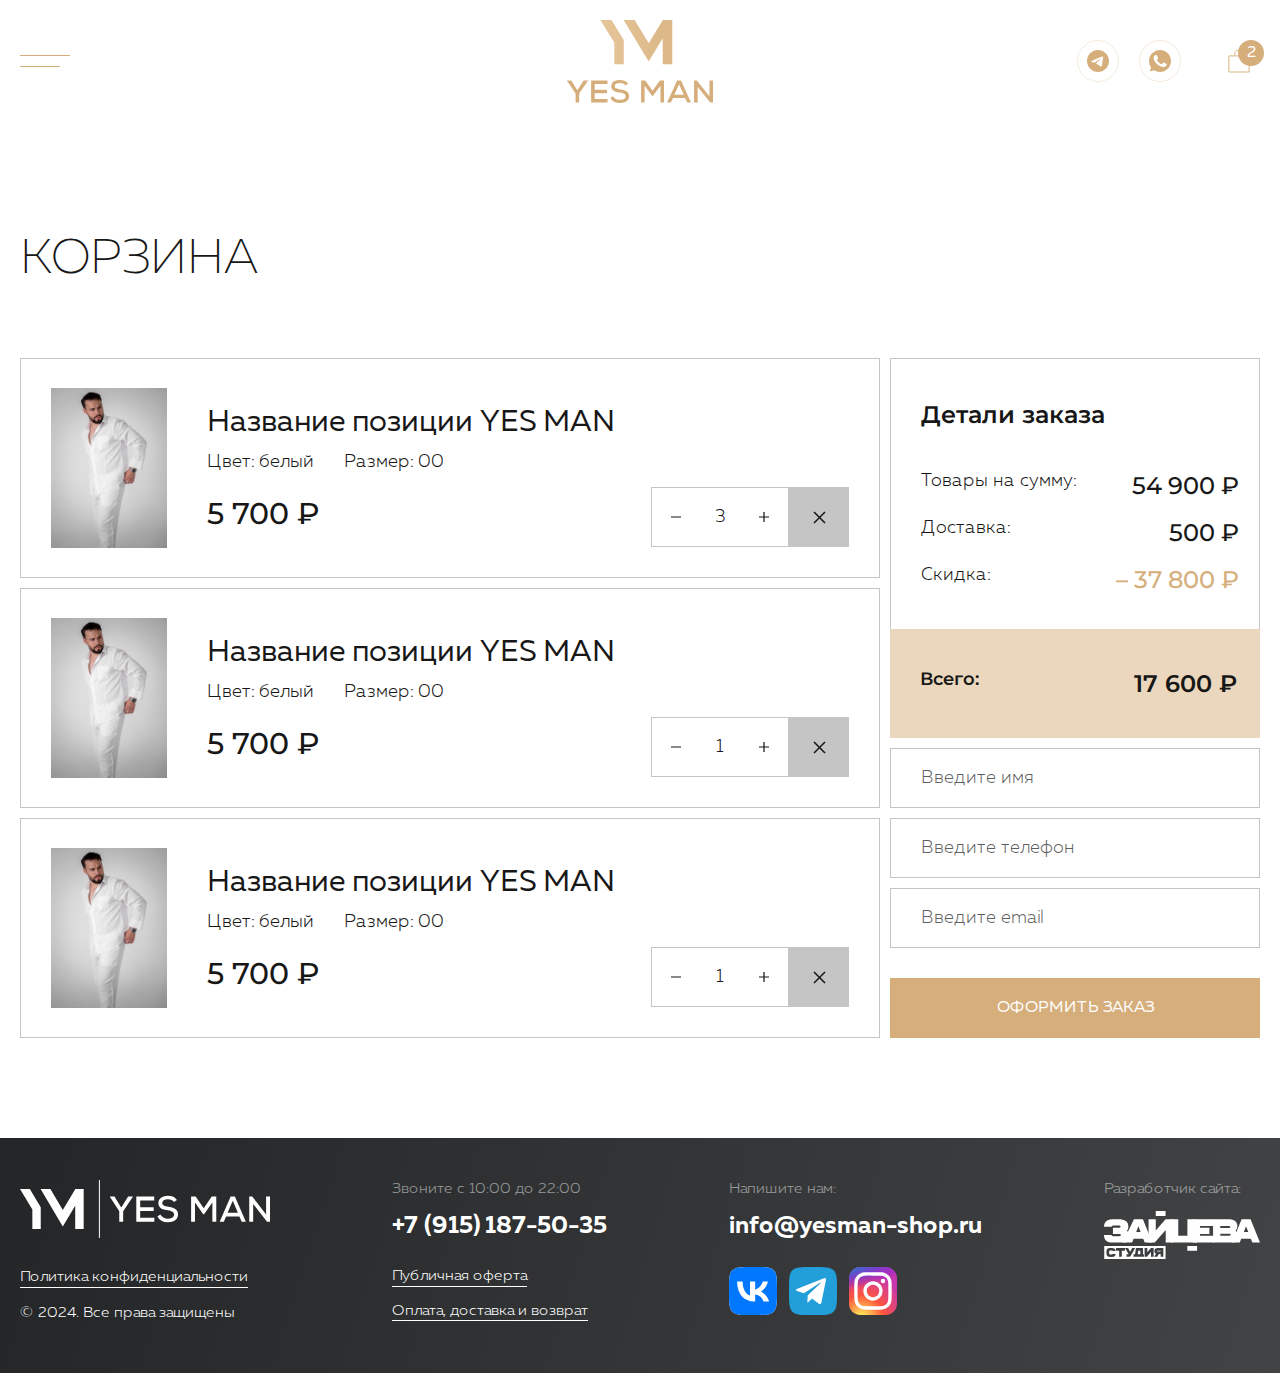
<file: basket.html>
<!DOCTYPE html>
<html lang="ru">

<head>
	<meta charset="UTF-8">
	<meta http-equiv="X-UA-Compatible" content="IE=edge">
	<meta name="viewport" content="width=device-width, initial-scale=1.0">
	<title>YES MAN - Корзиина</title>
	<meta property="og:title" content="YES MAN - Корзиина">
	<meta property="og:description" content="Описание">
	<meta property="og:url" content="/">
	<meta property="og:site_name" content="YES MAN - Корзиина">
	<!-- favicon -->
	<link rel="apple-touch-icon" sizes="180x180" href="img/favicon/apple-touch-icon.png">
	<link rel="icon" type="image/png" sizes="32x32" href="img/favicon/favicon-32x32.png">
	<link rel="icon" type="image/png" sizes="16x16" href="img/favicon/favicon-16x16.png">
	<link rel="manifest" href="img/favicon/site.webmanifest">
	<link rel="mask-icon" href="img/favicon/safari-pinned-tab.svg" color="#5bbad5">
	<meta name="msapplication-TileColor" content="#ffffff">
	<meta name="theme-color" content="#ffffff">
	<!-- styles -->
	<link rel="stylesheet" href="css/vendor.min.css">
	<link rel="stylesheet" href="css/app.min.css">
</head>

<body>
	<!-- wrapper -->
	<div class="wrapper">
		<!-- header -->
		<header class="header header--inner" id="header">
			<div class="header__fixed">
				<div class="container">
					<div class="header__wrapper">
						<button class="hamburger" id="hamburger-toggle" aria-label="Меню">
							<span class="hamburger__inner"></span>
							<span class="hamburger__inner"></span>
						</button>
						<a href="index.html" class="header__logotype">
							<img src="img/logotype.svg" width="146" height="83" alt="YES MAN" class="desktop">
							<img src="img/logotype-yellow.svg" width="146" height="83" alt="YES MAN" class="desktop fixed">
							<img src="img/logotype-sm.svg" width="157" height="36.5" alt="YES MAN" class="mobile">
							<img src="img/logotype-sm-yellow.svg" width="157" height="36.5" alt="YES MAN" class="mobile fixed">
						</a>
						<div class="header__inner">
							<div class="c-icons-socnav header__socnav">
								<ul class="c-icons-socnav__list">
									<li class="c-icons-socnav__item">
										<a href="#" class="c-icons-socnav__link">
											<svg class="c-icons-socnav__icon">
												<use xlink:href="img/sprite.svg#icon-tg"></use>
											</svg>
										</a>
									</li>
									<li class="c-icons-socnav__item">
										<a href="#" class="c-icons-socnav__link">
											<svg class="c-icons-socnav__icon">
												<use xlink:href="img/sprite.svg#icon-whapp"></use>
											</svg>
										</a>
									</li>
								</ul>
							</div>
							<a href="#" class="header__basket">
								<svg>
									<use xlink:href="img/sprite.svg#icon-basket"></use>
								</svg>
								<span>2</span>
							</a>
						</div>
					</div>
				</div>
			</div>
		</header>
		<!-- end of header -->
		<!-- content -->
		<div class="wrapper__content">
			<!-- basket -->
			<section class="basket" id="basket">
				<div class="container">
					<h1 class="basket__heading">Корзина</h1>
					<div class="basket__wrap">
						<div class="basket__left">
							<div class="basket__wrapper">
								<div class="basket-card basket__item">
									<div class="basket-card__wrapper">
										<picture class="basket-card__img">
											<img src="img/product-01.jpg" alt="Image">
										</picture>
										<div class="basket-card__body">
											<a href="#" class="basket-card__title">Название позиции YES MAN </a>
											<div class="basket-card__elems">
												<span class="basket-card__elem">Цвет: белый</span>
												<span class="basket-card__elem">Размер: 00</span>
											</div>
											<span class="basket-card__price">5 700 ₽ </span>
										</div>
									</div>
									<div class="basket-card__controls">
										<div class="c-quantity basket-card__quantity">
											<div class="c-quantity__inner">
												<button class="c-quantity__btn c-quantity__btn--minus">
													<svg>
														<use xlink:href="img/sprite.svg#icon-minus"></use>
													</svg>
												</button>
												<input type="number" class="c-quantity__value" value="3">
												<button class="c-quantity__btn c-quantity__btn--plus">
													<svg>
														<use xlink:href="img/sprite.svg#icon-plus"></use>
													</svg>
												</button>
											</div>
										</div>
										<button class="basket-card__delete" aria-label="Удалить">
											<svg>
												<use xlink:href="img/sprite.svg#icon-close-bold"></use>
											</svg>
										</button>
									</div>
								</div>
								<div class="basket-card basket__item">
									<div class="basket-card__wrapper">
										<picture class="basket-card__img">
											<img src="img/product-01.jpg" alt="Image">
										</picture>
										<div class="basket-card__body">
											<a href="#" class="basket-card__title">Название позиции YES MAN </a>
											<div class="basket-card__elems">
												<span class="basket-card__elem">Цвет: белый</span>
												<span class="basket-card__elem">Размер: 00</span>
											</div>
											<span class="basket-card__price">5 700 ₽ </span>
										</div>
									</div>
									<div class="basket-card__controls">
										<div class="c-quantity basket-card__quantity">
											<div class="c-quantity__inner">
												<button class="c-quantity__btn c-quantity__btn--minus">
													<svg>
														<use xlink:href="img/sprite.svg#icon-minus"></use>
													</svg>
												</button>
												<input type="number" class="c-quantity__value" value="1">
												<button class="c-quantity__btn c-quantity__btn--plus">
													<svg>
														<use xlink:href="img/sprite.svg#icon-plus"></use>
													</svg>
												</button>
											</div>
										</div>
										<button class="basket-card__delete" aria-label="Удалить">
											<svg>
												<use xlink:href="img/sprite.svg#icon-close-bold"></use>
											</svg>
										</button>
									</div>
								</div>
								<div class="basket-card basket__item">
									<div class="basket-card__wrapper">
										<picture class="basket-card__img">
											<img src="img/product-01.jpg" alt="Image">
										</picture>
										<div class="basket-card__body">
											<a href="#" class="basket-card__title">Название позиции YES MAN </a>
											<div class="basket-card__elems">
												<span class="basket-card__elem">Цвет: белый</span>
												<span class="basket-card__elem">Размер: 00</span>
											</div>
											<span class="basket-card__price">5 700 ₽ </span>
										</div>
									</div>
									<div class="basket-card__controls">
										<div class="c-quantity basket-card__quantity">
											<div class="c-quantity__inner">
												<button class="c-quantity__btn c-quantity__btn--minus">
													<svg>
														<use xlink:href="img/sprite.svg#icon-minus"></use>
													</svg>
												</button>
												<input type="number" class="c-quantity__value" value="1">
												<button class="c-quantity__btn c-quantity__btn--plus">
													<svg>
														<use xlink:href="img/sprite.svg#icon-plus"></use>
													</svg>
												</button>
											</div>
										</div>
										<button class="basket-card__delete" aria-label="Удалить">
											<svg>
												<use xlink:href="img/sprite.svg#icon-close-bold"></use>
											</svg>
										</button>
									</div>
								</div>
							</div>
						</div>
						<div class="basket__right">
							<div class="basket-details basket__details">
								<div class="basket-details__main">
									<h3 class="basket-details__title">Детали заказа</h3>
									<div class="basket-details__inner">
										<span class="basket-details__label">Товары на сумму:</span>
										<span class="basket-details__value">54 900 ₽</span>
									</div>
									<div class="basket-details__inner">
										<span class="basket-details__label">Доставка:</span>
										<span class="basket-details__value">500 ₽</span>
									</div>
									<div class="basket-details__inner">
										<span class="basket-details__label">Скидка:</span>
										<span class="basket-details__value basket-details__value--accent">– 37 800 ₽</span>
									</div>
								</div>
								<div class="basket-details__total">
									<div class="basket-details__inner">
										<span class="basket-details__label"><b>Всего:</b></span>
										<span class="basket-details__value"><b>17 600 ₽</b></span>
									</div>
								</div>
							</div>
							<form action="#" class="basket-form basket__form">
								<div class="input-field basket-form__input">
									<input type="text" class="input-field__input" placeholder="Введите имя">
								</div>
								<div class="input-field basket-form__input">
									<input type="tel" class="input-field__input" placeholder="Введите телефон" data-inputmask="'mask': '+7 (999) 999-99-99'">
								</div>
								<div class="input-field basket-form__input">
									<input type="email" class="input-field__input" placeholder="Введите email">
								</div>
								<button class="basket-form__btn btn">Оформить заказ</button>
							</form>
						</div>
					</div>
				</div>
			</section>
			<!-- end of basket -->
		</div>
		<!-- end of content -->
		<!-- footer -->
		<footer class="footer" id="footer">
			<div class="container">
				<div class="footer__wrapper">
					<div class="footer__block">
						<picture class="footer__logotype">
							<img src="img/logotype-white.svg" width="250" height="58" alt="YES MAN">
						</picture>
						<ul class="footer__list">
							<li class="footer__list-item">
								<a href="#" class="footer__link">Политика конфиденциальности</a>
							</li>
						</ul>
						<ul class="footer__list footer__list--mobile">
							<li class="footer__list-item">
								<a href="#" class="footer__link">Публичная оферта</a>
							</li>
							<li class="footer__list-item">
								<a href="#" class="footer__link">Оплата, доставка и возврат</a>
							</li>
						</ul>
						<p class="footer__copyright">© 2024. Все права защищены</p>
					</div>
					<div class="footer__block">
						<div class="footer__group">
							<span class="footer__label">Звоните с 10:00 до 22:00</span>
							<a href="tel:+79151875035" class="footer__value">+7 (915) 187-50-35</a>
						</div>
						<ul class="footer__list footer__list--desktop">
							<li class="footer__list-item">
								<a href="#" class="footer__link">Публичная оферта</a>
							</li>
							<li class="footer__list-item">
								<a href="#" class="footer__link">Оплата, доставка и возврат</a>
							</li>
						</ul>
					</div>
					<div class="footer__block">
						<div class="footer__group">
							<span class="footer__label">Напишите нам:</span>
							<a href="mailto:info@yesman-shop.ru" class="footer__value">info@yesman-shop.ru</a>
						</div>
						<div class="c-socnav footer__socnav">
							<ul class="c-socnav__list">
								<li class="c-socnav__item">
									<a href="#" class="c-socnav__link">
										<img src="img/icon-vk.svg" alt="Icon">
									</a>
								</li>
								<li class="c-socnav__item">
									<a href="#" class="c-socnav__link">
										<img src="img/icon-tg.svg" alt="Icon">
									</a>
								</li>
								<li class="c-socnav__item">
									<a href="#" class="c-socnav__link">
										<img src="img/icon-inst.svg" alt="Icon">
									</a>
								</li>
							</ul>
						</div>
					</div>
					<div class="footer__block">
						<div class="c-powered-by footer__powered-by">
							<span class="c-powered-by__label">Разработчик сайта:</span>
							<a href="#" class="c-powered-by__img">
								<img src="img/powered-by.svg" width="156" height="48" alt="Студия Зайцева">
							</a>
						</div>
					</div>
				</div>
			</div>
		</footer>
		<!-- end of footer -->
	</div>
	<!-- end of wrapper -->
	<!-- menu -->
	<div class="menu" id="menu">
		<div class="menu__wrap">
			<buttom class="menu__close" aria-label="Закрыть">
				<svg>
					<use xlink:href="img/sprite.svg#icon-close"></use>
				</svg>
			</buttom>
			<div class="menu__top">
				<picture class="menu__logotype">
					<img src="img/logotype-black.svg" width="124" height="70" alt="YES MAN">
				</picture>
				<nav class="menu__nav">
					<ul class="menu__list">
						<li class="menu__list-item">
							<a href="index.html#brand-philosophy" class="menu__link">о бренде</a>
						</li>
						<li class="menu__list-item">
							<a href="#" class="menu__link">каталог</a>
						</li>
						<li class="menu__list-item">
							<a href="#" class="menu__link">весна-лето 24</a>
						</li>
						<li class="menu__list-item">
							<a href="#" class="menu__link">осень-зима 24</a>
						</li>
						<li class="menu__list-item">
							<a href="#" class="menu__link">доставка и оплата</a>
						</li>
					</ul>
				</nav>
			</div>
			<div class="menu__bottom">
				<div class="menu__group">
					<span class="menu__label">Звоните с 10:00 до 22:00</span>
					<a href="tel:+79151875035" class="menu__value">+7 (915) 187-50-35</a>
				</div>
				<div class="menu__group">
					<span class="menu__label">Напишите нам:</span>
					<a href="mailto:info@yesman-shop.ru" class="menu__value">info@yesman-shop.ru</a>
				</div>
				<div class="c-socnav menu__socnav">
					<ul class="c-socnav__list">
						<li class="c-socnav__item">
							<a href="#" class="c-socnav__link">
								<img src="img/icon-vk.svg" alt="Icon">
							</a>
						</li>
						<li class="c-socnav__item">
							<a href="#" class="c-socnav__link">
								<img src="img/icon-tg.svg" alt="Icon">
							</a>
						</li>
						<li class="c-socnav__item">
							<a href="#" class="c-socnav__link">
								<img src="img/icon-inst.svg" alt="Icon">
							</a>
						</li>
					</ul>
				</div>
			</div>
		</div>
	</div>
	<!-- end of menu -->
	<!-- scripts -->
	<script src="js/vendor.min.js"></script>
	<script src="js/app.min.js"></script>
</body>

</html>
</file>
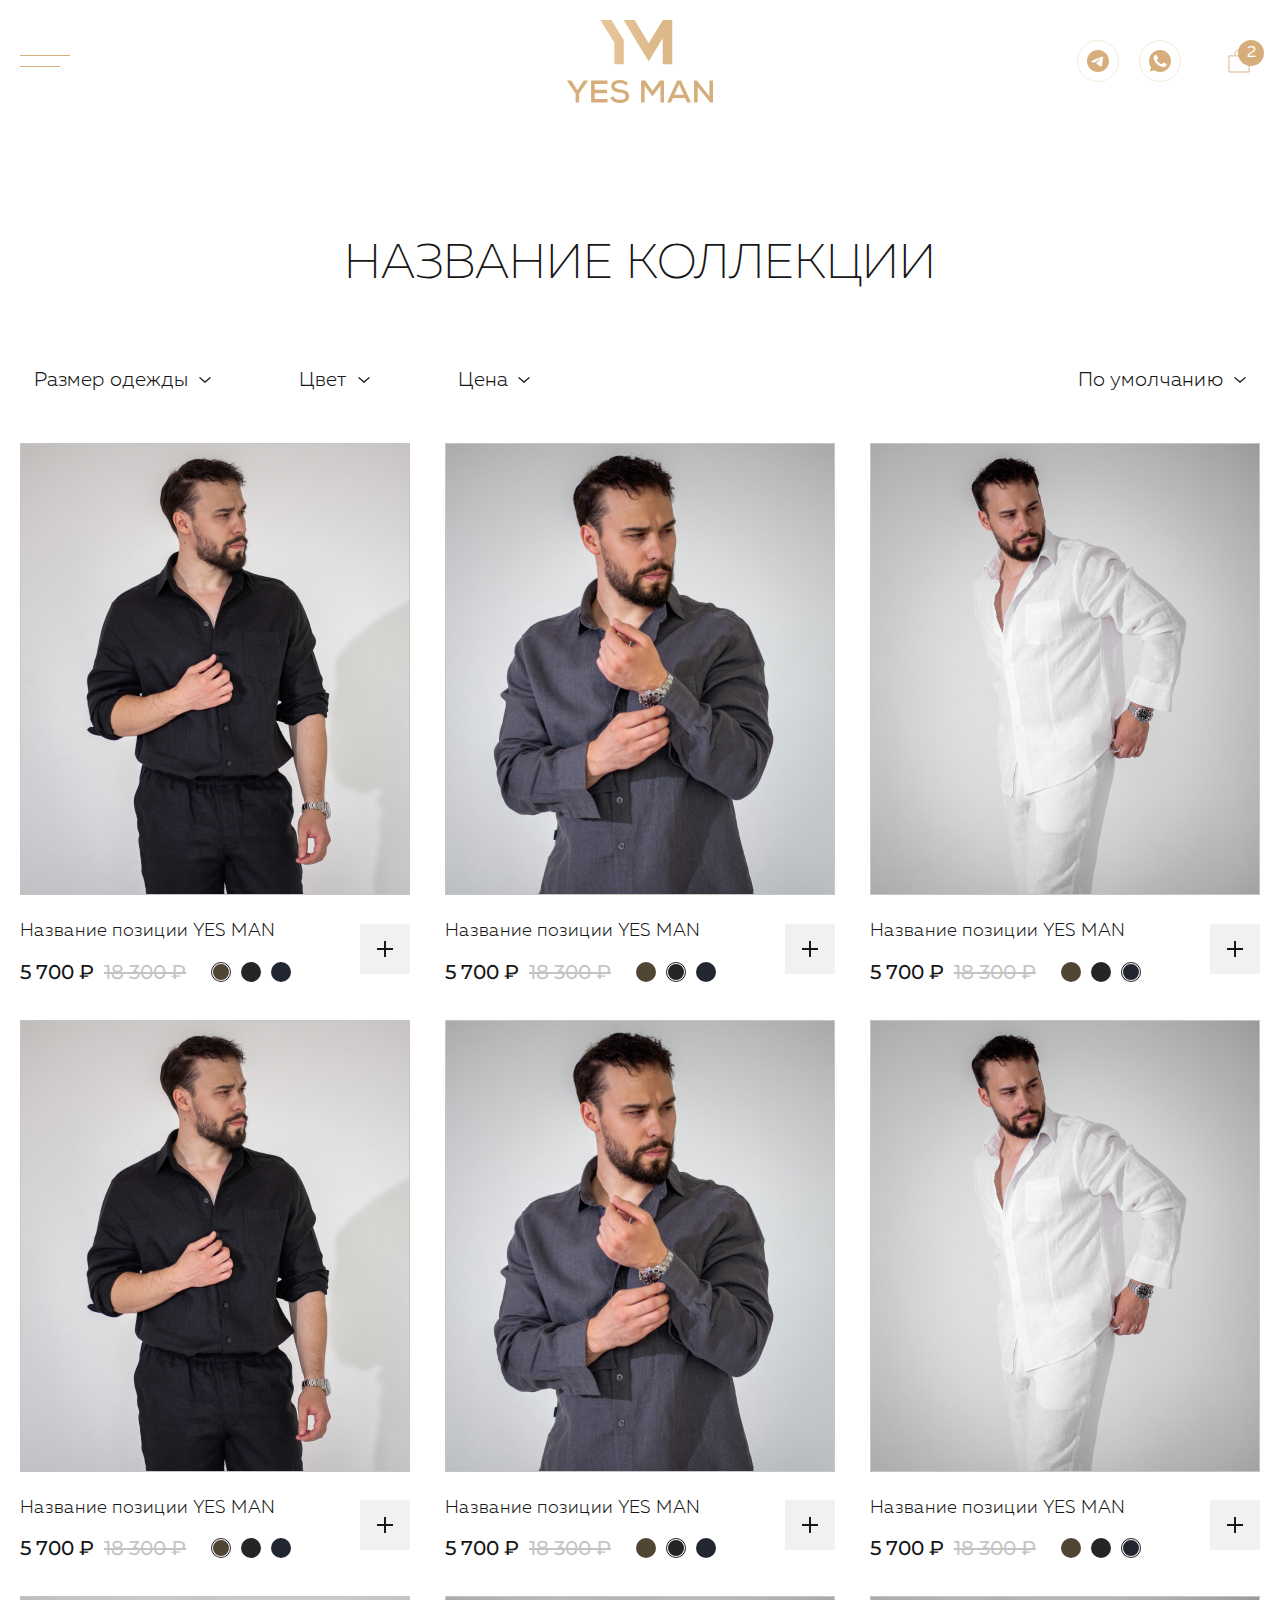
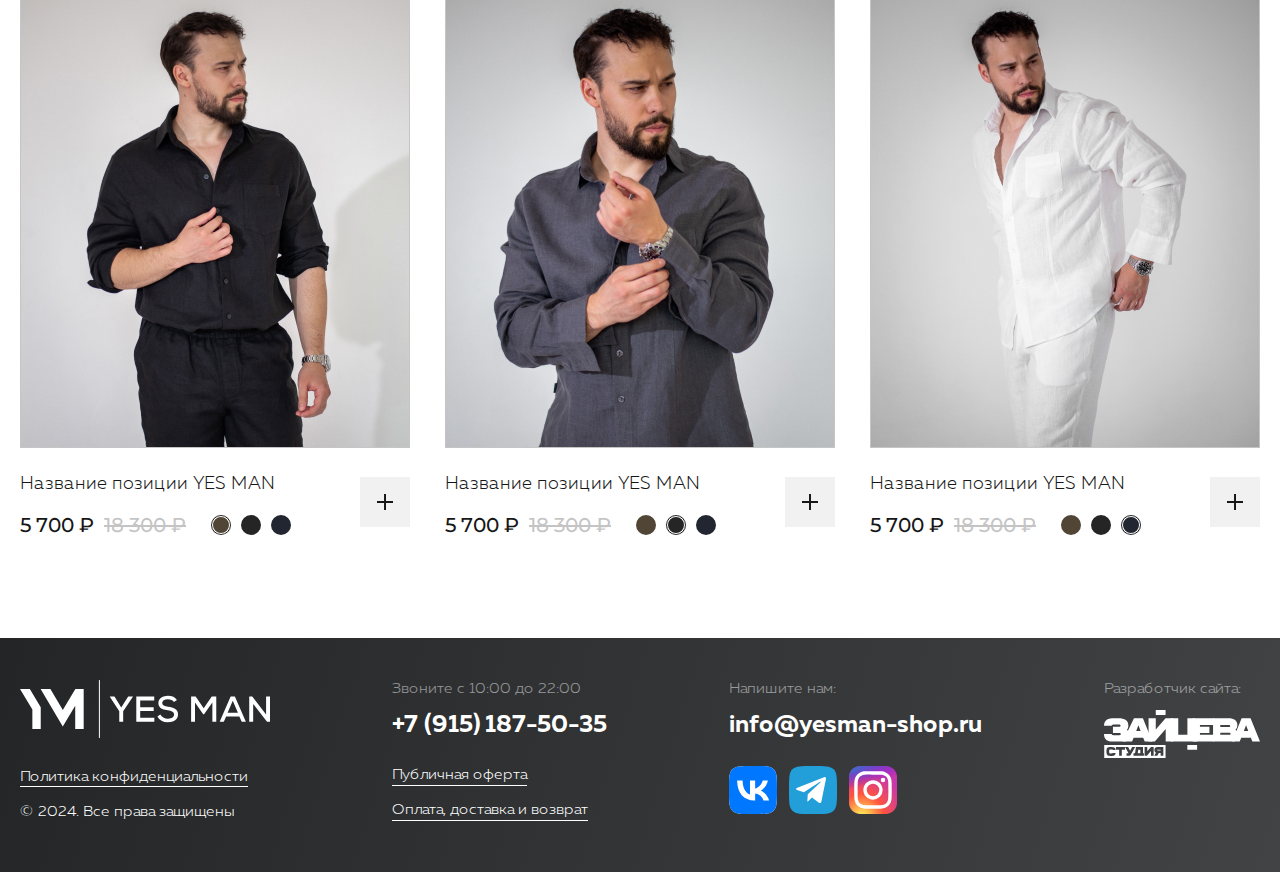
<file: catalog.html>
<!DOCTYPE html>
<html lang="ru">

<head>
	<meta charset="UTF-8">
	<meta http-equiv="X-UA-Compatible" content="IE=edge">
	<meta name="viewport" content="width=device-width, initial-scale=1.0">
	<title>YES MAN - Каталог</title>
	<meta property="og:title" content="YES MAN - Каталог">
	<meta property="og:description" content="Описание">
	<meta property="og:url" content="/">
	<meta property="og:site_name" content="YES MAN - Каталог">
	<!-- favicon -->
	<link rel="apple-touch-icon" sizes="180x180" href="img/favicon/apple-touch-icon.png">
	<link rel="icon" type="image/png" sizes="32x32" href="img/favicon/favicon-32x32.png">
	<link rel="icon" type="image/png" sizes="16x16" href="img/favicon/favicon-16x16.png">
	<link rel="manifest" href="img/favicon/site.webmanifest">
	<link rel="mask-icon" href="img/favicon/safari-pinned-tab.svg" color="#5bbad5">
	<meta name="msapplication-TileColor" content="#ffffff">
	<meta name="theme-color" content="#ffffff">
	<!-- styles -->
	<link rel="stylesheet" href="css/vendor.min.css">
	<link rel="stylesheet" href="css/app.min.css">
</head>

<body>
	<!-- wrapper -->
	<div class="wrapper">
		<!-- header -->
		<header class="header header--inner" id="header">
			<div class="header__fixed">
				<div class="container">
					<div class="header__wrapper">
						<button class="hamburger" id="hamburger-toggle" aria-label="Меню">
							<span class="hamburger__inner"></span>
							<span class="hamburger__inner"></span>
						</button>
						<a href="index.html" class="header__logotype">
							<img src="img/logotype.svg" width="146" height="83" alt="YES MAN" class="desktop">
							<img src="img/logotype-yellow.svg" width="146" height="83" alt="YES MAN" class="desktop fixed">
							<img src="img/logotype-sm.svg" width="157" height="36.5" alt="YES MAN" class="mobile">
							<img src="img/logotype-sm-yellow.svg" width="157" height="36.5" alt="YES MAN" class="mobile fixed">
						</a>
						<div class="header__inner">
							<div class="c-icons-socnav header__socnav">
								<ul class="c-icons-socnav__list">
									<li class="c-icons-socnav__item">
										<a href="#" class="c-icons-socnav__link">
											<svg class="c-icons-socnav__icon">
												<use xlink:href="img/sprite.svg#icon-tg"></use>
											</svg>
										</a>
									</li>
									<li class="c-icons-socnav__item">
										<a href="#" class="c-icons-socnav__link">
											<svg class="c-icons-socnav__icon">
												<use xlink:href="img/sprite.svg#icon-whapp"></use>
											</svg>
										</a>
									</li>
								</ul>
							</div>
							<a href="#" class="header__basket">
								<svg>
									<use xlink:href="img/sprite.svg#icon-basket"></use>
								</svg>
								<span>2</span>
							</a>
						</div>
					</div>
				</div>
			</div>
		</header>
		<!-- end of header -->
		<!-- content -->
		<div class="wrapper__content">
			<!-- collection -->
			<section class="collection collection--inner" id="collection">
				<div class="container">
					<div class="collection__top collection__top--center">
						<h2 class="collection__heading">Название коллекции</h2>
						<button class="collection__filter-trigger" aria-label="Фильтр">
							<svg>
								<use xlink:href="img/sprite.svg#icon-filter"></use>
							</svg>
						</button>
					</div>
					<div class="collection-dropdown-filter collection__filter collection__filter--mobile">
						<div class="collection-dropdown-filter__wrapper">
							<button class="collection-dropdown-filter__close" aria-label="Закрыть">
								<svg>
									<use xlink:href="img/sprite.svg#icon-close"></use>
								</svg>
							</button>
							<h3 class="collection-dropdown-filter__title">Фильтры</h3>
							<div class="collection-dropdown-filter__item">
								<div class="filter-select-box filter-select-box--multiple collection-dropdown-filter__select">
									<div class="filter-select-box__placeholder">
										<span>Сортировать</span>
										<svg>
											<use xlink:href="img/sprite.svg#icon-caret"></use>
										</svg>
									</div>
									<div class="filter-select-box__container">
										<div class="filter-select-box__checkboxes">
											<div class="filter-select-box__checkbox">
												<input type="radio" name="select-sort" class="filter-select-box__input" id="select-sort-dropdown-01" checked>
												<label for="select-sort-dropdown-01" class="filter-select-box__group">
													<span class="filter-select-box__title">По умолчанию</span>
													<span class="filter-select-box__icon"></span>
												</label>
											</div>
											<div class="filter-select-box__checkbox">
												<input type="radio" name="select-sort" class="filter-select-box__input" id="select-sort-dropdown-02">
												<label for="select-sort-dropdown-02" class="filter-select-box__group">
													<span class="filter-select-box__title">По возрастанию цены</span>
													<span class="filter-select-box__icon"></span>
												</label>
											</div>
											<div class="square-checkbox filter-select-box__checkbox">
												<input type="radio" name="select-sort" class="filter-select-box__input" id="select-sort-dropdown-03">
												<label for="select-sort-dropdown-03" class="filter-select-box__group">
													<span class="filter-select-box__title">По убыванию цены</span>
													<span class="filter-select-box__icon"></span>
												</label>
											</div>
										</div>
									</div>
								</div>
							</div>
							<div class="collection-dropdown-filter__item">
								<div class="filter-select-box filter-select-box--multiple collection-dropdown-filter__select">
									<div class="filter-select-box__placeholder">
										<span>Размер одежды</span>
										<span class="value is--hidden"></span>
										<svg>
											<use xlink:href="img/sprite.svg#icon-caret"></use>
										</svg>
									</div>
									<div class="filter-select-box__container">
										<div class="filter-select-box__checkboxes">
											<div class="filter-select-box__checkbox">
												<input type="checkbox" name="select-size" class="filter-select-box__input" id="select-size-dropdown-01">
												<label for="select-size-dropdown-01" class="filter-select-box__group">
													<span class="filter-select-box__title">S</span>
													<span class="filter-select-box__icon"></span>
												</label>
											</div>
											<div class="square-checkbox filter-select-box__checkbox">
												<input type="checkbox" name="select-size" class="filter-select-box__input" id="select-size-dropdown-02">
												<label for="select-size-dropdown-02" class="filter-select-box__group">
													<span class="filter-select-box__title">M</span>
													<span class="filter-select-box__icon"></span>
												</label>
											</div>
											<div class="square-checkbox filter-select-box__checkbox">
												<input type="checkbox" name="select-size" class="filter-select-box__input" id="select-size-dropdown-03">
												<label for="select-size-dropdown-03" class="filter-select-box__group">
													<span class="filter-select-box__title">L</span>
													<span class="filter-select-box__icon"></span>
												</label>
											</div>
											<div class="square-checkbox filter-select-box__checkbox">
												<input type="checkbox" name="select-size" class="filter-select-box__input" id="select-size-dropdown-04">
												<label for="select-size-dropdown-04" class="filter-select-box__group">
													<span class="filter-select-box__title">XL</span>
													<span class="filter-select-box__icon"></span>
												</label>
											</div>
										</div>
									</div>
								</div>
							</div>
							<div class="collection-dropdown-filter__item">
								<span class="collection-dropdown-filter__label">Цвет</span>
								<div class="collection-dropdown-filter__colors">
									<button class="collection-dropdown-filter__color is--active" style="--bg-color: #514535;" data-color="brown" aria-label="Коричневый цвет"></button>
									<button class="collection-dropdown-filter__color" style="--bg-color: #262525;" data-color="black" aria-label="Чёрный цвет"></button>
									<button class="collection-dropdown-filter__color" style="--bg-color: #222630;" data-color="blue" aria-label="Синий цвет"></button>
								</div>
							</div>
							<div class="collection-dropdown-filter__item">
								<span class="collection-dropdown-filter__label">ЦЕНА</span>
								<div class="input-prices collection-dropdown-filter__prices">
									<div class="input-prices__inner">
										<input type="number" class="input-prices__input" placeholder="от">
										<input type="number" class="input-prices__input" placeholder="до">
									</div>
								</div>
							</div>
						</div>
					</div>
					<div class="collection-filter collection__filter collection__filter--desktop">
						<div class="collection-filter__wrapper">
							<div class="collection-filter__item">
								<div class="filter-select-box filter-select-box--multiple collection-filter__select">
									<div class="filter-select-box__placeholder">
										<span>Размер одежды</span>
										<span class="value is--hidden"></span>
										<svg>
											<use xlink:href="img/sprite.svg#icon-caret"></use>
										</svg>
									</div>
									<div class="filter-select-box__container">
										<div class="filter-select-box__checkboxes">
											<div class="filter-select-box__checkbox">
												<input type="checkbox" name="select-size" class="filter-select-box__input" id="select-size-01">
												<label for="select-size-01" class="filter-select-box__group">
													<span class="filter-select-box__title">S</span>
													<span class="filter-select-box__icon"></span>
												</label>
											</div>
											<div class="square-checkbox filter-select-box__checkbox">
												<input type="checkbox" name="select-size" class="filter-select-box__input" id="select-size-02">
												<label for="select-size-02" class="filter-select-box__group">
													<span class="filter-select-box__title">M</span>
													<span class="filter-select-box__icon"></span>
												</label>
											</div>
											<div class="square-checkbox filter-select-box__checkbox">
												<input type="checkbox" name="select-size" class="filter-select-box__input" id="select-size-03">
												<label for="select-size-03" class="filter-select-box__group">
													<span class="filter-select-box__title">L</span>
													<span class="filter-select-box__icon"></span>
												</label>
											</div>
											<div class="square-checkbox filter-select-box__checkbox">
												<input type="checkbox" name="select-size" class="filter-select-box__input" id="select-size-04">
												<label for="select-size-04" class="filter-select-box__group">
													<span class="filter-select-box__title">XL</span>
													<span class="filter-select-box__icon"></span>
												</label>
											</div>
										</div>
									</div>
								</div>
							</div>
							<div class="collection-filter__item">
								<div class="filter-select-box filter-select-box--multiple collection-filter__select">
									<div class="filter-select-box__placeholder">
										<span>Цвет</span>
										<span class="value is--hidden"></span>
										<svg>
											<use xlink:href="img/sprite.svg#icon-caret"></use>
										</svg>
									</div>
									<div class="filter-select-box__container">
										<div class="filter-select-box__checkboxes">
											<div class="filter-select-box__checkbox">
												<input type="checkbox" name="select-color" class="filter-select-box__input" id="select-color-01">
												<label for="select-color-01" class="filter-select-box__group">
													<span class="filter-select-box__title">Белый</span>
													<span class="filter-select-box__icon"></span>
												</label>
											</div>
											<div class="square-checkbox filter-select-box__checkbox">
												<input type="checkbox" name="select-color" class="filter-select-box__input" id="select-color-02">
												<label for="select-color-02" class="filter-select-box__group">
													<span class="filter-select-box__title">Чёрный</span>
													<span class="filter-select-box__icon"></span>
												</label>
											</div>
											<div class="square-checkbox filter-select-box__checkbox">
												<input type="checkbox" name="select-color" class="filter-select-box__input" id="select-color-03">
												<label for="select-color-03" class="filter-select-box__group">
													<span class="filter-select-box__title">Синий</span>
													<span class="filter-select-box__icon"></span>
												</label>
											</div>
										</div>
									</div>
								</div>
							</div>
							<div class="collection-filter__item">
								<div class="filter-select-box collection-filter__select">
									<div class="filter-select-box__placeholder">
										<span>Цена</span>
										<span class="value is--hidden"></span>
										<svg>
											<use xlink:href="img/sprite.svg#icon-caret"></use>
										</svg>
									</div>
									<div class="filter-select-box__container">
										<div class="filter-select-box__wrapper">
											<div class="input-prices filter-select-box__prices">
												<div class="input-prices__inner">
													<input type="number" class="input-prices__input" placeholder="от">
													<input type="number" class="input-prices__input" placeholder="до">
												</div>
											</div>
										</div>
									</div>
								</div>
							</div>
							<div class="collection-filter__item">
								<div class="filter-select-box collection-filter__select">
									<div class="filter-select-box__placeholder">
										<span>По умолчанию</span>
										<svg>
											<use xlink:href="img/sprite.svg#icon-caret"></use>
										</svg>
									</div>
									<div class="filter-select-box__container">
										<div class="filter-select-box__checkboxes">
											<div class="filter-select-box__checkbox">
												<input type="radio" name="select-sort" class="filter-select-box__input" id="select-sort-01">
												<label for="select-sort-01" class="filter-select-box__group">
													<span class="filter-select-box__title">По умолчанию</span>
													<span class="filter-select-box__icon"></span>
												</label>
											</div>
											<div class="filter-select-box__checkbox">
												<input type="radio" name="select-sort" class="filter-select-box__input" id="select-sort-02">
												<label for="select-sort-02" class="filter-select-box__group">
													<span class="filter-select-box__title">По возрастанию цены</span>
													<span class="filter-select-box__icon"></span>
												</label>
											</div>
											<div class="square-checkbox filter-select-box__checkbox">
												<input type="radio" name="select-sort" class="filter-select-box__input" id="select-sort-03">
												<label for="select-sort-03" class="filter-select-box__group">
													<span class="filter-select-box__title">По убыванию цены</span>
													<span class="filter-select-box__icon"></span>
												</label>
											</div>
										</div>
									</div>
								</div>
							</div>
						</div>
					</div>
					<div class="collection__wrapper">
						<div class="collection-card collection__item">
							<div class="collection-card__images">
								<a href="#" class="collection-card__img is--active" data-color="brown">
									<img src="img/collection-01.jpg" alt="Image">
								</a>
								<a href="#" class="collection-card__img" data-color="black">
									<img src="img/collection-02.jpg" alt="Image">
								</a>
								<a href="#" class="collection-card__img" data-color="blue">
									<img src="img/collection-03.jpg" alt="Image">
								</a>
								<button class="collection-card__add collection-card__add--mobile" aria-label="Добавить в корзину">
									<svg>
										<use xlink:href="img/sprite.svg#icon-plus"></use>
									</svg>
								</button>
							</div>
							<div class="collection-card__body">
								<a href="#" class="collection-card__title">Название позиции YES MAN</a>
								<div class="collection-card__inner">
									<div class="collection-card__prices">
										<span class="collection-card__price">5 700 ₽</span>
										<span class="collection-card__old-price">18 300 ₽</span>
									</div>
									<div class="collection-card__colors">
										<button class="collection-card__color is--active" style="--bg-color: #514535;" data-color="brown" aria-label="Коричневый цвет"></button>
										<button class="collection-card__color" style="--bg-color: #262525;" data-color="black" aria-label="Чёрный цвет"></button>
										<button class="collection-card__color" style="--bg-color: #222630;" data-color="blue" aria-label="Синий цвет"></button>
									</div>
								</div>
							</div>
							<button class="collection-card__add collection-card__add--desktop" aria-label="Добавить в корзину">
								<svg>
									<use xlink:href="img/sprite.svg#icon-plus"></use>
								</svg>
							</button>
						</div>
						<div class="collection-card collection__item">
							<div class="collection-card__images">
								<a href="#" class="collection-card__img" data-color="brown">
									<img src="img/collection-01.jpg" alt="Image">
								</a>
								<a href="#" class="collection-card__img is--active" data-color="black">
									<img src="img/collection-02.jpg" alt="Image">
								</a>
								<a href="#" class="collection-card__img" data-color="blue">
									<img src="img/collection-03.jpg" alt="Image">
								</a>
								<button class="collection-card__add collection-card__add--mobile" aria-label="Добавить в корзину">
									<svg>
										<use xlink:href="img/sprite.svg#icon-plus"></use>
									</svg>
								</button>
							</div>
							<div class="collection-card__body">
								<a href="#" class="collection-card__title">Название позиции YES MAN</a>
								<div class="collection-card__inner">
									<div class="collection-card__prices">
										<span class="collection-card__price">5 700 ₽</span>
										<span class="collection-card__old-price">18 300 ₽</span>
									</div>
									<div class="collection-card__colors">
										<button class="collection-card__color" style="--bg-color: #514535;" data-color="brown" aria-label="Коричневый цвет"></button>
										<button class="collection-card__color is--active" style="--bg-color: #262525;" data-color="black" aria-label="Чёрный цвет"></button>
										<button class="collection-card__color" style="--bg-color: #222630;" data-color="blue" aria-label="Синий цвет"></button>
									</div>
								</div>
							</div>
							<button class="collection-card__add collection-card__add--desktop" aria-label="Добавить в корзину">
								<svg>
									<use xlink:href="img/sprite.svg#icon-plus"></use>
								</svg>
							</button>
						</div>
						<div class="collection-card collection__item">
							<div class="collection-card__images">
								<a href="#" class="collection-card__img" data-color="brown">
									<img src="img/collection-01.jpg" alt="Image">
								</a>
								<a href="#" class="collection-card__img" data-color="black">
									<img src="img/collection-02.jpg" alt="Image">
								</a>
								<a href="#" class="collection-card__img is--active" data-color="blue">
									<img src="img/collection-03.jpg" alt="Image">
								</a>
								<button class="collection-card__add collection-card__add--mobile" aria-label="Добавить в корзину">
									<svg>
										<use xlink:href="img/sprite.svg#icon-plus"></use>
									</svg>
								</button>
							</div>
							<div class="collection-card__body">
								<a href="#" class="collection-card__title">Название позиции YES MAN</a>
								<div class="collection-card__inner">
									<div class="collection-card__prices">
										<span class="collection-card__price">5 700 ₽</span>
										<span class="collection-card__old-price">18 300 ₽</span>
									</div>
									<div class="collection-card__colors">
										<button class="collection-card__color" style="--bg-color: #514535;" data-color="brown" aria-label="Коричневый цвет"></button>
										<button class="collection-card__color" style="--bg-color: #262525;" data-color="black" aria-label="Чёрный цвет"></button>
										<button class="collection-card__color is--active" style="--bg-color: #222630;" data-color="blue" aria-label="Синий цвет"></button>
									</div>
								</div>
							</div>
							<button class="collection-card__add collection-card__add--desktop" aria-label="Добавить в корзину">
								<svg>
									<use xlink:href="img/sprite.svg#icon-plus"></use>
								</svg>
							</button>
						</div>
						<div class="collection-card collection__item">
							<div class="collection-card__images">
								<a href="#" class="collection-card__img is--active" data-color="brown">
									<img src="img/collection-01.jpg" alt="Image">
								</a>
								<a href="#" class="collection-card__img" data-color="black">
									<img src="img/collection-02.jpg" alt="Image">
								</a>
								<a href="#" class="collection-card__img" data-color="blue">
									<img src="img/collection-03.jpg" alt="Image">
								</a>
								<button class="collection-card__add collection-card__add--mobile" aria-label="Добавить в корзину">
									<svg>
										<use xlink:href="img/sprite.svg#icon-plus"></use>
									</svg>
								</button>
							</div>
							<div class="collection-card__body">
								<a href="#" class="collection-card__title">Название позиции YES MAN</a>
								<div class="collection-card__inner">
									<div class="collection-card__prices">
										<span class="collection-card__price">5 700 ₽</span>
										<span class="collection-card__old-price">18 300 ₽</span>
									</div>
									<div class="collection-card__colors">
										<button class="collection-card__color is--active" style="--bg-color: #514535;" data-color="brown" aria-label="Коричневый цвет"></button>
										<button class="collection-card__color" style="--bg-color: #262525;" data-color="black" aria-label="Чёрный цвет"></button>
										<button class="collection-card__color" style="--bg-color: #222630;" data-color="blue" aria-label="Синий цвет"></button>
									</div>
								</div>
							</div>
							<button class="collection-card__add collection-card__add--desktop" aria-label="Добавить в корзину">
								<svg>
									<use xlink:href="img/sprite.svg#icon-plus"></use>
								</svg>
							</button>
						</div>
						<div class="collection-card collection__item">
							<div class="collection-card__images">
								<a href="#" class="collection-card__img" data-color="brown">
									<img src="img/collection-01.jpg" alt="Image">
								</a>
								<a href="#" class="collection-card__img is--active" data-color="black">
									<img src="img/collection-02.jpg" alt="Image">
								</a>
								<a href="#" class="collection-card__img" data-color="blue">
									<img src="img/collection-03.jpg" alt="Image">
								</a>
								<button class="collection-card__add collection-card__add--mobile" aria-label="Добавить в корзину">
									<svg>
										<use xlink:href="img/sprite.svg#icon-plus"></use>
									</svg>
								</button>
							</div>
							<div class="collection-card__body">
								<a href="#" class="collection-card__title">Название позиции YES MAN</a>
								<div class="collection-card__inner">
									<div class="collection-card__prices">
										<span class="collection-card__price">5 700 ₽</span>
										<span class="collection-card__old-price">18 300 ₽</span>
									</div>
									<div class="collection-card__colors">
										<button class="collection-card__color" style="--bg-color: #514535;" data-color="brown" aria-label="Коричневый цвет"></button>
										<button class="collection-card__color is--active" style="--bg-color: #262525;" data-color="black" aria-label="Чёрный цвет"></button>
										<button class="collection-card__color" style="--bg-color: #222630;" data-color="blue" aria-label="Синий цвет"></button>
									</div>
								</div>
							</div>
							<button class="collection-card__add collection-card__add--desktop" aria-label="Добавить в корзину">
								<svg>
									<use xlink:href="img/sprite.svg#icon-plus"></use>
								</svg>
							</button>
						</div>
						<div class="collection-card collection__item">
							<div class="collection-card__images">
								<a href="#" class="collection-card__img" data-color="brown">
									<img src="img/collection-01.jpg" alt="Image">
								</a>
								<a href="#" class="collection-card__img" data-color="black">
									<img src="img/collection-02.jpg" alt="Image">
								</a>
								<a href="#" class="collection-card__img is--active" data-color="blue">
									<img src="img/collection-03.jpg" alt="Image">
								</a>
								<button class="collection-card__add collection-card__add--mobile" aria-label="Добавить в корзину">
									<svg>
										<use xlink:href="img/sprite.svg#icon-plus"></use>
									</svg>
								</button>
							</div>
							<div class="collection-card__body">
								<a href="#" class="collection-card__title">Название позиции YES MAN</a>
								<div class="collection-card__inner">
									<div class="collection-card__prices">
										<span class="collection-card__price">5 700 ₽</span>
										<span class="collection-card__old-price">18 300 ₽</span>
									</div>
									<div class="collection-card__colors">
										<button class="collection-card__color" style="--bg-color: #514535;" data-color="brown" aria-label="Коричневый цвет"></button>
										<button class="collection-card__color" style="--bg-color: #262525;" data-color="black" aria-label="Чёрный цвет"></button>
										<button class="collection-card__color is--active" style="--bg-color: #222630;" data-color="blue" aria-label="Синий цвет"></button>
									</div>
								</div>
							</div>
							<button class="collection-card__add collection-card__add--desktop" aria-label="Добавить в корзину">
								<svg>
									<use xlink:href="img/sprite.svg#icon-plus"></use>
								</svg>
							</button>
						</div>
						<div class="collection-card collection__item">
							<div class="collection-card__images">
								<a href="#" class="collection-card__img is--active" data-color="brown">
									<img src="img/collection-01.jpg" alt="Image">
								</a>
								<a href="#" class="collection-card__img" data-color="black">
									<img src="img/collection-02.jpg" alt="Image">
								</a>
								<a href="#" class="collection-card__img" data-color="blue">
									<img src="img/collection-03.jpg" alt="Image">
								</a>
								<button class="collection-card__add collection-card__add--mobile" aria-label="Добавить в корзину">
									<svg>
										<use xlink:href="img/sprite.svg#icon-plus"></use>
									</svg>
								</button>
							</div>
							<div class="collection-card__body">
								<a href="#" class="collection-card__title">Название позиции YES MAN</a>
								<div class="collection-card__inner">
									<div class="collection-card__prices">
										<span class="collection-card__price">5 700 ₽</span>
										<span class="collection-card__old-price">18 300 ₽</span>
									</div>
									<div class="collection-card__colors">
										<button class="collection-card__color is--active" style="--bg-color: #514535;" data-color="brown" aria-label="Коричневый цвет"></button>
										<button class="collection-card__color" style="--bg-color: #262525;" data-color="black" aria-label="Чёрный цвет"></button>
										<button class="collection-card__color" style="--bg-color: #222630;" data-color="blue" aria-label="Синий цвет"></button>
									</div>
								</div>
							</div>
							<button class="collection-card__add collection-card__add--desktop" aria-label="Добавить в корзину">
								<svg>
									<use xlink:href="img/sprite.svg#icon-plus"></use>
								</svg>
							</button>
						</div>
						<div class="collection-card collection__item">
							<div class="collection-card__images">
								<a href="#" class="collection-card__img" data-color="brown">
									<img src="img/collection-01.jpg" alt="Image">
								</a>
								<a href="#" class="collection-card__img is--active" data-color="black">
									<img src="img/collection-02.jpg" alt="Image">
								</a>
								<a href="#" class="collection-card__img" data-color="blue">
									<img src="img/collection-03.jpg" alt="Image">
								</a>
								<button class="collection-card__add collection-card__add--mobile" aria-label="Добавить в корзину">
									<svg>
										<use xlink:href="img/sprite.svg#icon-plus"></use>
									</svg>
								</button>
							</div>
							<div class="collection-card__body">
								<a href="#" class="collection-card__title">Название позиции YES MAN</a>
								<div class="collection-card__inner">
									<div class="collection-card__prices">
										<span class="collection-card__price">5 700 ₽</span>
										<span class="collection-card__old-price">18 300 ₽</span>
									</div>
									<div class="collection-card__colors">
										<button class="collection-card__color" style="--bg-color: #514535;" data-color="brown" aria-label="Коричневый цвет"></button>
										<button class="collection-card__color is--active" style="--bg-color: #262525;" data-color="black" aria-label="Чёрный цвет"></button>
										<button class="collection-card__color" style="--bg-color: #222630;" data-color="blue" aria-label="Синий цвет"></button>
									</div>
								</div>
							</div>
							<button class="collection-card__add collection-card__add--desktop" aria-label="Добавить в корзину">
								<svg>
									<use xlink:href="img/sprite.svg#icon-plus"></use>
								</svg>
							</button>
						</div>
						<div class="collection-card collection__item">
							<div class="collection-card__images">
								<a href="#" class="collection-card__img" data-color="brown">
									<img src="img/collection-01.jpg" alt="Image">
								</a>
								<a href="#" class="collection-card__img" data-color="black">
									<img src="img/collection-02.jpg" alt="Image">
								</a>
								<a href="#" class="collection-card__img is--active" data-color="blue">
									<img src="img/collection-03.jpg" alt="Image">
								</a>
								<button class="collection-card__add collection-card__add--mobile" aria-label="Добавить в корзину">
									<svg>
										<use xlink:href="img/sprite.svg#icon-plus"></use>
									</svg>
								</button>
							</div>
							<div class="collection-card__body">
								<a href="#" class="collection-card__title">Название позиции YES MAN</a>
								<div class="collection-card__inner">
									<div class="collection-card__prices">
										<span class="collection-card__price">5 700 ₽</span>
										<span class="collection-card__old-price">18 300 ₽</span>
									</div>
									<div class="collection-card__colors">
										<button class="collection-card__color" style="--bg-color: #514535;" data-color="brown" aria-label="Коричневый цвет"></button>
										<button class="collection-card__color" style="--bg-color: #262525;" data-color="black" aria-label="Чёрный цвет"></button>
										<button class="collection-card__color is--active" style="--bg-color: #222630;" data-color="blue" aria-label="Синий цвет"></button>
									</div>
								</div>
							</div>
							<button class="collection-card__add collection-card__add--desktop" aria-label="Добавить в корзину">
								<svg>
									<use xlink:href="img/sprite.svg#icon-plus"></use>
								</svg>
							</button>
						</div>
					</div>
				</div>
			</section>
			<!-- end of collection -->
		</div>
		<!-- end of content -->
		<!-- footer -->
		<footer class="footer" id="footer">
			<div class="container">
				<div class="footer__wrapper">
					<div class="footer__block">
						<picture class="footer__logotype">
							<img src="img/logotype-white.svg" width="250" height="58" alt="YES MAN">
						</picture>
						<ul class="footer__list">
							<li class="footer__list-item">
								<a href="#" class="footer__link">Политика конфиденциальности</a>
							</li>
						</ul>
						<ul class="footer__list footer__list--mobile">
							<li class="footer__list-item">
								<a href="#" class="footer__link">Публичная оферта</a>
							</li>
							<li class="footer__list-item">
								<a href="#" class="footer__link">Оплата, доставка и возврат</a>
							</li>
						</ul>
						<p class="footer__copyright">© 2024. Все права защищены</p>
					</div>
					<div class="footer__block">
						<div class="footer__group">
							<span class="footer__label">Звоните с 10:00 до 22:00</span>
							<a href="tel:+79151875035" class="footer__value">+7 (915) 187-50-35</a>
						</div>
						<ul class="footer__list footer__list--desktop">
							<li class="footer__list-item">
								<a href="#" class="footer__link">Публичная оферта</a>
							</li>
							<li class="footer__list-item">
								<a href="#" class="footer__link">Оплата, доставка и возврат</a>
							</li>
						</ul>
					</div>
					<div class="footer__block">
						<div class="footer__group">
							<span class="footer__label">Напишите нам:</span>
							<a href="mailto:info@yesman-shop.ru" class="footer__value">info@yesman-shop.ru</a>
						</div>
						<div class="c-socnav footer__socnav">
							<ul class="c-socnav__list">
								<li class="c-socnav__item">
									<a href="#" class="c-socnav__link">
										<img src="img/icon-vk.svg" alt="Icon">
									</a>
								</li>
								<li class="c-socnav__item">
									<a href="#" class="c-socnav__link">
										<img src="img/icon-tg.svg" alt="Icon">
									</a>
								</li>
								<li class="c-socnav__item">
									<a href="#" class="c-socnav__link">
										<img src="img/icon-inst.svg" alt="Icon">
									</a>
								</li>
							</ul>
						</div>
					</div>
					<div class="footer__block">
						<div class="c-powered-by footer__powered-by">
							<span class="c-powered-by__label">Разработчик сайта:</span>
							<a href="#" class="c-powered-by__img">
								<img src="img/powered-by.svg" width="156" height="48" alt="Студия Зайцева">
							</a>
						</div>
					</div>
				</div>
			</div>
		</footer>
		<!-- end of footer -->
	</div>
	<!-- end of wrapper -->
	<!-- menu -->
	<div class="menu" id="menu">
		<div class="menu__wrap">
			<buttom class="menu__close" aria-label="Закрыть">
				<svg>
					<use xlink:href="img/sprite.svg#icon-close"></use>
				</svg>
			</buttom>
			<div class="menu__top">
				<picture class="menu__logotype">
					<img src="img/logotype-black.svg" width="124" height="70" alt="YES MAN">
				</picture>
				<nav class="menu__nav">
					<ul class="menu__list">
						<li class="menu__list-item">
							<a href="index.html#brand-philosophy" class="menu__link">о бренде</a>
						</li>
						<li class="menu__list-item">
							<a href="#" class="menu__link">каталог</a>
						</li>
						<li class="menu__list-item">
							<a href="#" class="menu__link">весна-лето 24</a>
						</li>
						<li class="menu__list-item">
							<a href="#" class="menu__link">осень-зима 24</a>
						</li>
						<li class="menu__list-item">
							<a href="#" class="menu__link">доставка и оплата</a>
						</li>
					</ul>
				</nav>
			</div>
			<div class="menu__bottom">
				<div class="menu__group">
					<span class="menu__label">Звоните с 10:00 до 22:00</span>
					<a href="tel:+79151875035" class="menu__value">+7 (915) 187-50-35</a>
				</div>
				<div class="menu__group">
					<span class="menu__label">Напишите нам:</span>
					<a href="mailto:info@yesman-shop.ru" class="menu__value">info@yesman-shop.ru</a>
				</div>
				<div class="c-socnav menu__socnav">
					<ul class="c-socnav__list">
						<li class="c-socnav__item">
							<a href="#" class="c-socnav__link">
								<img src="img/icon-vk.svg" alt="Icon">
							</a>
						</li>
						<li class="c-socnav__item">
							<a href="#" class="c-socnav__link">
								<img src="img/icon-tg.svg" alt="Icon">
							</a>
						</li>
						<li class="c-socnav__item">
							<a href="#" class="c-socnav__link">
								<img src="img/icon-inst.svg" alt="Icon">
							</a>
						</li>
					</ul>
				</div>
			</div>
		</div>
	</div>
	<!-- end of menu -->
	<!-- scripts -->
	<script src="js/vendor.min.js"></script>
	<script src="js/app.min.js"></script>
</body>

</html>
</file>
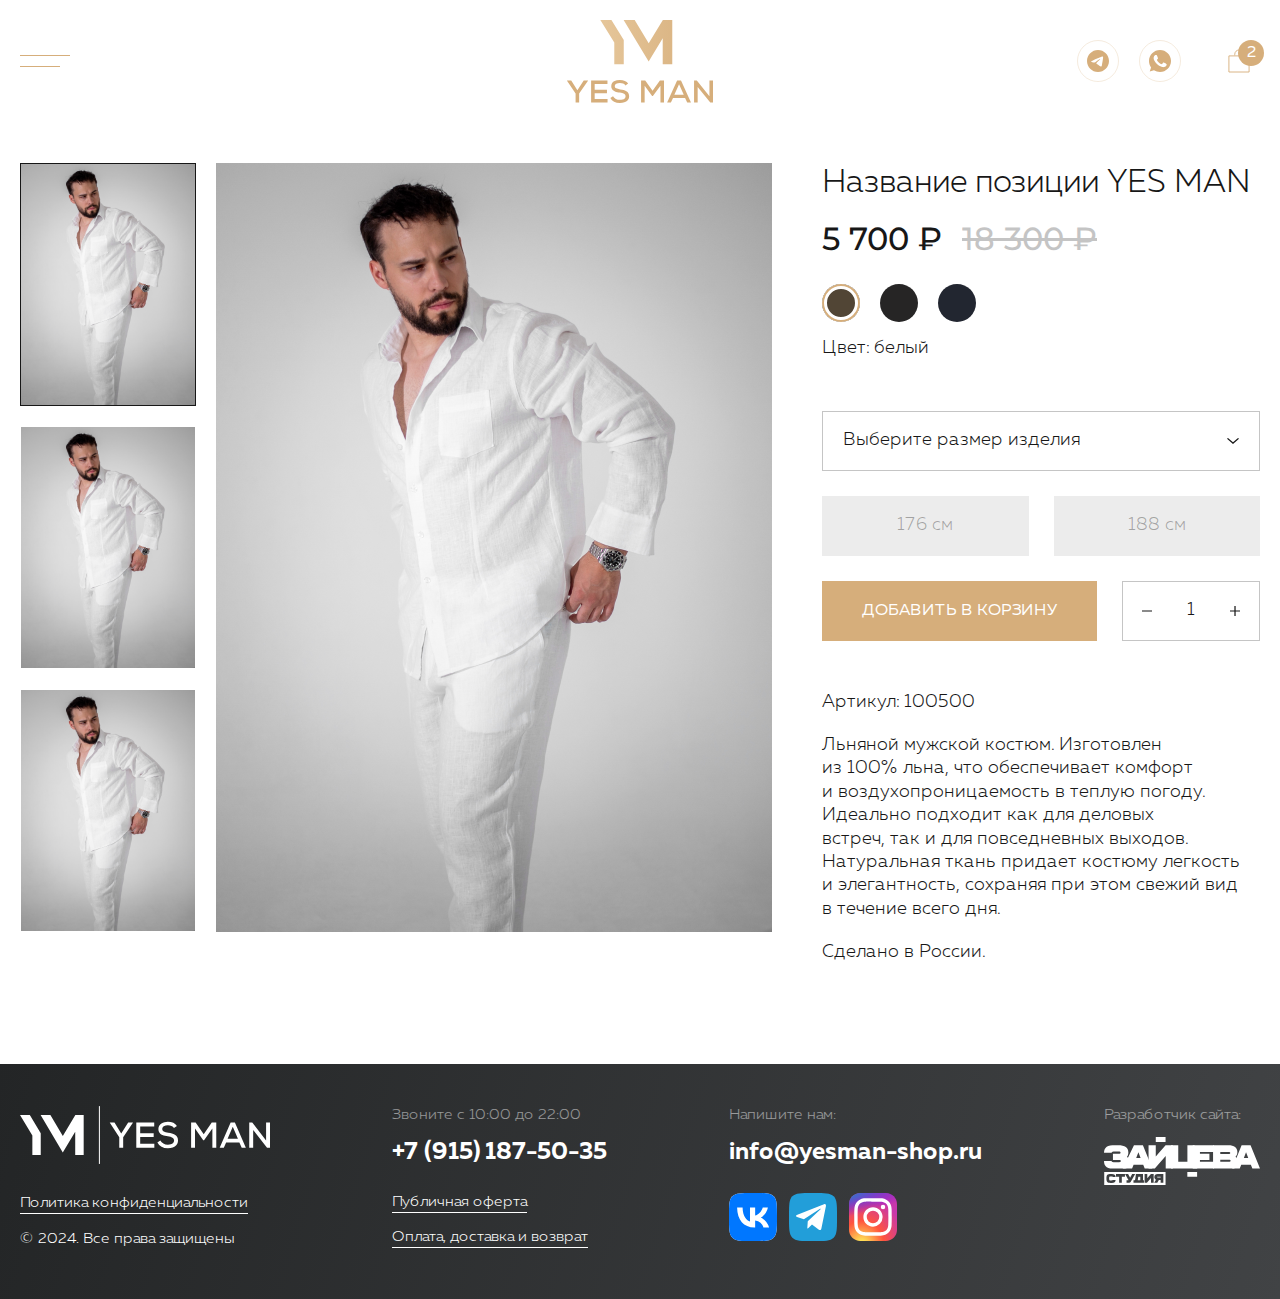
<file: product.html>
<!DOCTYPE html>
<html lang="ru">

<head>
	<meta charset="UTF-8">
	<meta http-equiv="X-UA-Compatible" content="IE=edge">
	<meta name="viewport" content="width=device-width, initial-scale=1.0">
	<title>YES MAN - Каталог</title>
	<meta property="og:title" content="YES MAN - Каталог">
	<meta property="og:description" content="Описание">
	<meta property="og:url" content="/">
	<meta property="og:site_name" content="YES MAN - Каталог">
	<!-- favicon -->
	<link rel="apple-touch-icon" sizes="180x180" href="img/favicon/apple-touch-icon.png">
	<link rel="icon" type="image/png" sizes="32x32" href="img/favicon/favicon-32x32.png">
	<link rel="icon" type="image/png" sizes="16x16" href="img/favicon/favicon-16x16.png">
	<link rel="manifest" href="img/favicon/site.webmanifest">
	<link rel="mask-icon" href="img/favicon/safari-pinned-tab.svg" color="#5bbad5">
	<meta name="msapplication-TileColor" content="#ffffff">
	<meta name="theme-color" content="#ffffff">
	<!-- styles -->
	<link rel="stylesheet" href="css/vendor.min.css">
	<link rel="stylesheet" href="css/app.min.css">
</head>

<body>
	<!-- wrapper -->
	<div class="wrapper">
		<!-- header -->
		<header class="header header--inner" id="header">
			<div class="header__fixed">
				<div class="container">
					<div class="header__wrapper">
						<button class="hamburger" id="hamburger-toggle" aria-label="Меню">
							<span class="hamburger__inner"></span>
							<span class="hamburger__inner"></span>
						</button>
						<a href="index.html" class="header__logotype">
							<img src="img/logotype.svg" width="146" height="83" alt="YES MAN" class="desktop">
							<img src="img/logotype-yellow.svg" width="146" height="83" alt="YES MAN" class="desktop fixed">
							<img src="img/logotype-sm.svg" width="157" height="36.5" alt="YES MAN" class="mobile">
							<img src="img/logotype-sm-yellow.svg" width="157" height="36.5" alt="YES MAN" class="mobile fixed">
						</a>
						<div class="header__inner">
							<div class="c-icons-socnav header__socnav">
								<ul class="c-icons-socnav__list">
									<li class="c-icons-socnav__item">
										<a href="#" class="c-icons-socnav__link">
											<svg class="c-icons-socnav__icon">
												<use xlink:href="img/sprite.svg#icon-tg"></use>
											</svg>
										</a>
									</li>
									<li class="c-icons-socnav__item">
										<a href="#" class="c-icons-socnav__link">
											<svg class="c-icons-socnav__icon">
												<use xlink:href="img/sprite.svg#icon-whapp"></use>
											</svg>
										</a>
									</li>
								</ul>
							</div>
							<a href="#" class="header__basket">
								<svg>
									<use xlink:href="img/sprite.svg#icon-basket"></use>
								</svg>
								<span>2</span>
							</a>
						</div>
					</div>
				</div>
			</div>
		</header>
		<!-- end of header -->
		<!-- content -->
		<div class="wrapper__content">
			<!-- product -->
			<section class="product" id="product">
				<div class="container">
					<div class="product__wrap">
						<div class="product__left">
							<div class="product__slider">
								<div class="gallery-thumbs">
									<div class="swiper-wrapper">
										<div class="swiper-slide is--active" data-index="0">
											<picture class="gallery-thumbs__img">
												<img src="img/product-01.jpg" alt="Image">
											</picture>
										</div>
										<div class="swiper-slide" data-index="1">
											<picture class="gallery-thumbs__img">
												<img src="img/product-01.jpg" alt="Image">
											</picture>
										</div>
										<div class="swiper-slide" data-index="2">
											<picture class="gallery-thumbs__img">
												<img src="img/product-01.jpg" alt="Image">
											</picture>
										</div>
										<div class="swiper-slide" data-index="3">
											<picture class="gallery-thumbs__img">
												<img src="img/product-01.jpg" alt="Image">
											</picture>
										</div>
									</div>
								</div>
								<div class="gallery-main">
									<div class="swiper-wrapper">
										<div class="swiper-slide">
											<picture class="gallery-main__img">
												<img src="img/product-01.jpg" alt="Image">
											</picture>
										</div>
										<div class="swiper-slide">
											<picture class="gallery-main__img">
												<img src="img/product-01.jpg" alt="Image">
											</picture>
										</div>
										<div class="swiper-slide">
											<picture class="gallery-main__img">
												<img src="img/product-01.jpg" alt="Image">
											</picture>
										</div>
										<div class="swiper-slide">
											<picture class="gallery-main__img">
												<img src="img/product-01.jpg" alt="Image">
											</picture>
										</div>
									</div>
									<div class="swiper-pagination"></div>
								</div>
							</div>
						</div>
						<div class="product__right">
							<h3 class="product__title">Название позиции YES MAN</h3>
							<div class="product__prices">
								<span class="product__price">5 700 ₽</span>
								<span class="product__old-price">18 300 ₽</span>
							</div>
							<div class="product__colors">
								<button class="product__color is--active" style="--bg-color: #514535;" data-color="brown" aria-label="Коричневый цвет"></button>
								<button class="product__color" style="--bg-color: #262525;" data-color="black" aria-label="Чёрный цвет"></button>
								<button class="product__color" style="--bg-color: #222630;" data-color="blue" aria-label="Синий цвет"></button>
							</div>
							<span class="product__help">Цвет: белый</span>
							<div class="product__block">
								<div class="product__controls">
									<div class="select-box product__select">
										<div class="select-box__placeholder">
											<span>Выберите размер изделия</span>
											<svg>
												<use xlink:href="img/sprite.svg#icon-caret"></use>
											</svg>
										</div>
										<div class="select-box__container">
											<div class="select-box__checkboxes">
												<div class="select-box__checkbox">
													<input type="radio" name="select-size" class="select-box__input" id="select-size-01">
													<label for="select-size-01" class="select-box__group">
														<span class="select-box__title">S</span>
													</label>
												</div>
												<div class="square-checkbox select-box__checkbox">
													<input type="radio" name="select-size" class="select-box__input" id="select-size-02">
													<label for="select-size-02" class="select-box__group">
														<span class="select-box__title">M</span>
													</label>
												</div>
												<div class="square-checkbox select-box__checkbox">
													<input type="radio" name="select-size" class="select-box__input" id="select-size-03">
													<label for="select-size-03" class="select-box__group">
														<span class="select-box__title">L</span>
													</label>
												</div>
												<div class="square-checkbox select-box__checkbox">
													<input type="radio" name="select-size" class="select-box__input" id="select-size-04">
													<label for="select-size-04" class="select-box__group">
														<span class="select-box__title">XL</span>
													</label>
												</div>
											</div>
										</div>
									</div>
								</div>
								<div class="product__controls">
									<div class="product__sizes">
										<div class="btn-checkbox product__size">
											<input type="radio" name="btn-checkbox-size" class="btn-checkbox__input" id="btn-checkbox-size-01" disabled>
											<label for="btn-checkbox-size-01" class="btn-checkbox__group">
												<span class="btn-checkbox__title">176 см</span>
											</label>
										</div>
										<div class="btn-checkbox product__size">
											<input type="radio" name="btn-checkbox-size" class="btn-checkbox__input" id="btn-checkbox-size-02" disabled>
											<label for="btn-checkbox-size-02" class="btn-checkbox__group">
												<span class="btn-checkbox__title">188 см</span>
											</label>
										</div>
									</div>
								</div>
								<div class="product__controls">
									<button class="product__btn btn">ДОБАВИТЬ В КОРЗИНУ</button>
									<div class="c-quantity product__quantity">
										<div class="c-quantity__inner">
											<button class="c-quantity__btn c-quantity__btn--minus">
												<svg>
													<use xlink:href="img/sprite.svg#icon-minus"></use>
												</svg>
											</button>
											<input type="number" class="c-quantity__value" value="1">
											<button class="c-quantity__btn c-quantity__btn--plus">
												<svg>
													<use xlink:href="img/sprite.svg#icon-plus"></use>
												</svg>
											</button>
										</div>
									</div>
								</div>
							</div>
							<div class="product__content">
								<p>Артикул: 100500</p>
								<p>
									Льняной мужской костюм. Изготовлен<br>
									из 100% льна, что обеспечивает комфорт<br>
									и воздухопроницаемость в теплую погоду. Идеально подходит как для деловых<br>
									встреч, так и для повседневных выходов. Натуральная ткань придает костюму легкость<br>
									и элегантность, сохраняя при этом свежий вид<br>
									в течение всего дня.
								</p>
								<p>Сделано в России.</p>
							</div>
						</div>
					</div>
				</div>
			</section>
			<!-- end of product -->
		</div>
		<!-- end of content -->
		<!-- footer -->
		<footer class="footer" id="footer">
			<div class="container">
				<div class="footer__wrapper">
					<div class="footer__block">
						<picture class="footer__logotype">
							<img src="img/logotype-white.svg" width="250" height="58" alt="YES MAN">
						</picture>
						<ul class="footer__list">
							<li class="footer__list-item">
								<a href="#" class="footer__link">Политика конфиденциальности</a>
							</li>
						</ul>
						<ul class="footer__list footer__list--mobile">
							<li class="footer__list-item">
								<a href="#" class="footer__link">Публичная оферта</a>
							</li>
							<li class="footer__list-item">
								<a href="#" class="footer__link">Оплата, доставка и возврат</a>
							</li>
						</ul>
						<p class="footer__copyright">© 2024. Все права защищены</p>
					</div>
					<div class="footer__block">
						<div class="footer__group">
							<span class="footer__label">Звоните с 10:00 до 22:00</span>
							<a href="tel:+79151875035" class="footer__value">+7 (915) 187-50-35</a>
						</div>
						<ul class="footer__list footer__list--desktop">
							<li class="footer__list-item">
								<a href="#" class="footer__link">Публичная оферта</a>
							</li>
							<li class="footer__list-item">
								<a href="#" class="footer__link">Оплата, доставка и возврат</a>
							</li>
						</ul>
					</div>
					<div class="footer__block">
						<div class="footer__group">
							<span class="footer__label">Напишите нам:</span>
							<a href="mailto:info@yesman-shop.ru" class="footer__value">info@yesman-shop.ru</a>
						</div>
						<div class="c-socnav footer__socnav">
							<ul class="c-socnav__list">
								<li class="c-socnav__item">
									<a href="#" class="c-socnav__link">
										<img src="img/icon-vk.svg" alt="Icon">
									</a>
								</li>
								<li class="c-socnav__item">
									<a href="#" class="c-socnav__link">
										<img src="img/icon-tg.svg" alt="Icon">
									</a>
								</li>
								<li class="c-socnav__item">
									<a href="#" class="c-socnav__link">
										<img src="img/icon-inst.svg" alt="Icon">
									</a>
								</li>
							</ul>
						</div>
					</div>
					<div class="footer__block">
						<div class="c-powered-by footer__powered-by">
							<span class="c-powered-by__label">Разработчик сайта:</span>
							<a href="#" class="c-powered-by__img">
								<img src="img/powered-by.svg" width="156" height="48" alt="Студия Зайцева">
							</a>
						</div>
					</div>
				</div>
			</div>
		</footer>
		<!-- end of footer -->
	</div>
	<!-- end of wrapper -->
	<!-- menu -->
	<div class="menu" id="menu">
		<div class="menu__wrap">
			<buttom class="menu__close" aria-label="Закрыть">
				<svg>
					<use xlink:href="img/sprite.svg#icon-close"></use>
				</svg>
			</buttom>
			<div class="menu__top">
				<picture class="menu__logotype">
					<img src="img/logotype-black.svg" width="124" height="70" alt="YES MAN">
				</picture>
				<nav class="menu__nav">
					<ul class="menu__list">
						<li class="menu__list-item">
							<a href="index.html#brand-philosophy" class="menu__link">о бренде</a>
						</li>
						<li class="menu__list-item">
							<a href="#" class="menu__link">каталог</a>
						</li>
						<li class="menu__list-item">
							<a href="#" class="menu__link">весна-лето 24</a>
						</li>
						<li class="menu__list-item">
							<a href="#" class="menu__link">осень-зима 24</a>
						</li>
						<li class="menu__list-item">
							<a href="#" class="menu__link">доставка и оплата</a>
						</li>
					</ul>
				</nav>
			</div>
			<div class="menu__bottom">
				<div class="menu__group">
					<span class="menu__label">Звоните с 10:00 до 22:00</span>
					<a href="tel:+79151875035" class="menu__value">+7 (915) 187-50-35</a>
				</div>
				<div class="menu__group">
					<span class="menu__label">Напишите нам:</span>
					<a href="mailto:info@yesman-shop.ru" class="menu__value">info@yesman-shop.ru</a>
				</div>
				<div class="c-socnav menu__socnav">
					<ul class="c-socnav__list">
						<li class="c-socnav__item">
							<a href="#" class="c-socnav__link">
								<img src="img/icon-vk.svg" alt="Icon">
							</a>
						</li>
						<li class="c-socnav__item">
							<a href="#" class="c-socnav__link">
								<img src="img/icon-tg.svg" alt="Icon">
							</a>
						</li>
						<li class="c-socnav__item">
							<a href="#" class="c-socnav__link">
								<img src="img/icon-inst.svg" alt="Icon">
							</a>
						</li>
					</ul>
				</div>
			</div>
		</div>
	</div>
	<!-- end of menu -->
	<!-- scripts -->
	<script src="js/vendor.min.js"></script>
	<script src="js/app.min.js"></script>
</body>

</html>
</file>
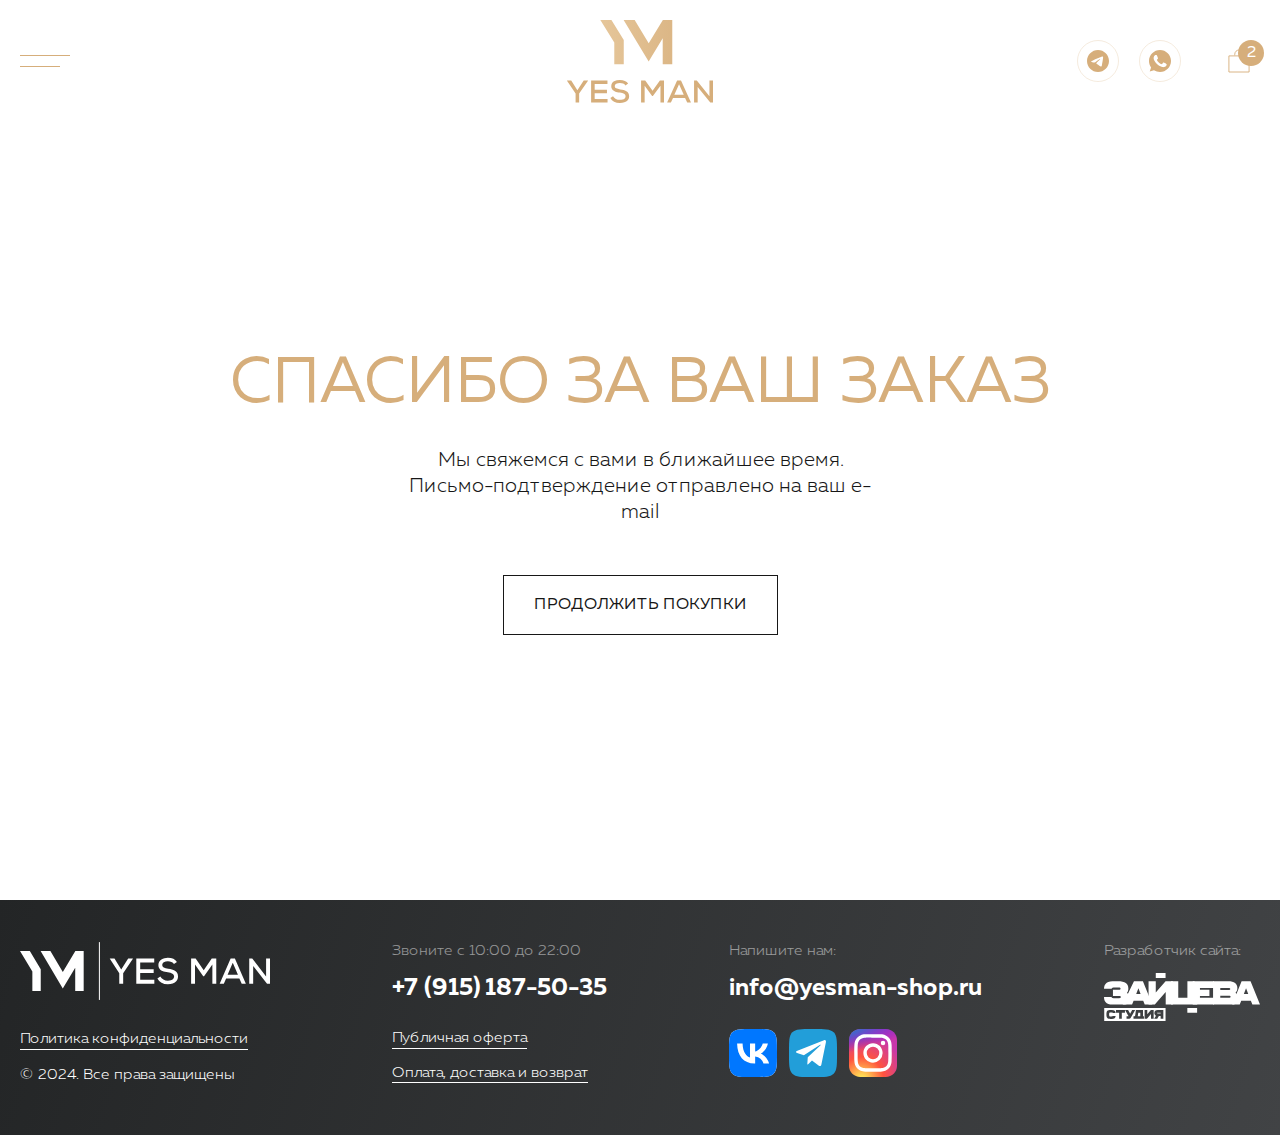
<file: thanks.html>
<!DOCTYPE html>
<html lang="ru">

<head>
	<meta charset="UTF-8">
	<meta http-equiv="X-UA-Compatible" content="IE=edge">
	<meta name="viewport" content="width=device-width, initial-scale=1.0">
	<title>YES MAN - 404</title>
	<meta property="og:title" content="YES MAN - 404">
	<meta property="og:description" content="Описание">
	<meta property="og:url" content="/">
	<meta property="og:site_name" content="YES MAN - 404">
	<!-- favicon -->
	<link rel="apple-touch-icon" sizes="180x180" href="img/favicon/apple-touch-icon.png">
	<link rel="icon" type="image/png" sizes="32x32" href="img/favicon/favicon-32x32.png">
	<link rel="icon" type="image/png" sizes="16x16" href="img/favicon/favicon-16x16.png">
	<link rel="manifest" href="img/favicon/site.webmanifest">
	<link rel="mask-icon" href="img/favicon/safari-pinned-tab.svg" color="#5bbad5">
	<meta name="msapplication-TileColor" content="#ffffff">
	<meta name="theme-color" content="#ffffff">
	<!-- styles -->
	<link rel="stylesheet" href="css/vendor.min.css">
	<link rel="stylesheet" href="css/app.min.css">
</head>

<body>
	<!-- wrapper -->
	<div class="wrapper">
		<!-- header -->
		<header class="header header--inner" id="header">
			<div class="header__fixed">
				<div class="container">
					<div class="header__wrapper">
						<button class="hamburger" id="hamburger-toggle" aria-label="Меню">
							<span class="hamburger__inner"></span>
							<span class="hamburger__inner"></span>
						</button>
						<a href="index.html" class="header__logotype">
							<img src="img/logotype.svg" width="146" height="83" alt="YES MAN" class="desktop">
							<img src="img/logotype-yellow.svg" width="146" height="83" alt="YES MAN" class="desktop fixed">
							<img src="img/logotype-sm.svg" width="157" height="36.5" alt="YES MAN" class="mobile">
							<img src="img/logotype-sm-yellow.svg" width="157" height="36.5" alt="YES MAN" class="mobile fixed">
						</a>
						<div class="header__inner">
							<div class="c-icons-socnav header__socnav">
								<ul class="c-icons-socnav__list">
									<li class="c-icons-socnav__item">
										<a href="#" class="c-icons-socnav__link">
											<svg class="c-icons-socnav__icon">
												<use xlink:href="img/sprite.svg#icon-tg"></use>
											</svg>
										</a>
									</li>
									<li class="c-icons-socnav__item">
										<a href="#" class="c-icons-socnav__link">
											<svg class="c-icons-socnav__icon">
												<use xlink:href="img/sprite.svg#icon-whapp"></use>
											</svg>
										</a>
									</li>
								</ul>
							</div>
							<a href="#" class="header__basket">
								<svg>
									<use xlink:href="img/sprite.svg#icon-basket"></use>
								</svg>
								<span>2</span>
							</a>
						</div>
					</div>
				</div>
			</div>
		</header>
		<!-- end of header -->
		<!-- content -->
		<div class="wrapper__content">
			<!-- not found -->
			<section class="not-found" id="not-found">
				<div class="container">
					<div class="not-found__wrap">
						<span class="not-found__title">Спасибо за&nbsp;ваш заказ</span>
						<p class="not-found__description">Мы свяжемся с вами в ближайшее время. <br>Письмо-подтверждение отправлено на ваш e-mail</p>
						<a href="catalog.html" class="not-found__btn btn btn--border">продолжить покупки</a>
					</div>
				</div>
			</section>
			<!-- end of not found -->
		</div>
		<!-- end of content -->
		<!-- footer -->
		<footer class="footer" id="footer">
			<div class="container">
				<div class="footer__wrapper">
					<div class="footer__block">
						<picture class="footer__logotype">
							<img src="img/logotype-white.svg" width="250" height="58" alt="YES MAN">
						</picture>
						<ul class="footer__list">
							<li class="footer__list-item">
								<a href="#" class="footer__link">Политика конфиденциальности</a>
							</li>
						</ul>
						<ul class="footer__list footer__list--mobile">
							<li class="footer__list-item">
								<a href="#" class="footer__link">Публичная оферта</a>
							</li>
							<li class="footer__list-item">
								<a href="#" class="footer__link">Оплата, доставка и возврат</a>
							</li>
						</ul>
						<p class="footer__copyright">© 2024. Все права защищены</p>
					</div>
					<div class="footer__block">
						<div class="footer__group">
							<span class="footer__label">Звоните с 10:00 до 22:00</span>
							<a href="tel:+79151875035" class="footer__value">+7 (915) 187-50-35</a>
						</div>
						<ul class="footer__list footer__list--desktop">
							<li class="footer__list-item">
								<a href="#" class="footer__link">Публичная оферта</a>
							</li>
							<li class="footer__list-item">
								<a href="#" class="footer__link">Оплата, доставка и возврат</a>
							</li>
						</ul>
					</div>
					<div class="footer__block">
						<div class="footer__group">
							<span class="footer__label">Напишите нам:</span>
							<a href="mailto:info@yesman-shop.ru" class="footer__value">info@yesman-shop.ru</a>
						</div>
						<div class="c-socnav footer__socnav">
							<ul class="c-socnav__list">
								<li class="c-socnav__item">
									<a href="#" class="c-socnav__link">
										<img src="img/icon-vk.svg" alt="Icon">
									</a>
								</li>
								<li class="c-socnav__item">
									<a href="#" class="c-socnav__link">
										<img src="img/icon-tg.svg" alt="Icon">
									</a>
								</li>
								<li class="c-socnav__item">
									<a href="#" class="c-socnav__link">
										<img src="img/icon-inst.svg" alt="Icon">
									</a>
								</li>
							</ul>
						</div>
					</div>
					<div class="footer__block">
						<div class="c-powered-by footer__powered-by">
							<span class="c-powered-by__label">Разработчик сайта:</span>
							<a href="#" class="c-powered-by__img">
								<img src="img/powered-by.svg" width="156" height="48" alt="Студия Зайцева">
							</a>
						</div>
					</div>
				</div>
			</div>
		</footer>
		<!-- end of footer -->
	</div>
	<!-- end of wrapper -->
	<!-- menu -->
	<div class="menu" id="menu">
		<div class="menu__wrap">
			<buttom class="menu__close" aria-label="Закрыть">
				<svg>
					<use xlink:href="img/sprite.svg#icon-close"></use>
				</svg>
			</buttom>
			<div class="menu__top">
				<picture class="menu__logotype">
					<img src="img/logotype-black.svg" width="124" height="70" alt="YES MAN">
				</picture>
				<nav class="menu__nav">
					<ul class="menu__list">
						<li class="menu__list-item">
							<a href="index.html#brand-philosophy" class="menu__link">о бренде</a>
						</li>
						<li class="menu__list-item">
							<a href="#" class="menu__link">каталог</a>
						</li>
						<li class="menu__list-item">
							<a href="#" class="menu__link">весна-лето 24</a>
						</li>
						<li class="menu__list-item">
							<a href="#" class="menu__link">осень-зима 24</a>
						</li>
						<li class="menu__list-item">
							<a href="#" class="menu__link">доставка и оплата</a>
						</li>
					</ul>
				</nav>
			</div>
			<div class="menu__bottom">
				<div class="menu__group">
					<span class="menu__label">Звоните с 10:00 до 22:00</span>
					<a href="tel:+79151875035" class="menu__value">+7 (915) 187-50-35</a>
				</div>
				<div class="menu__group">
					<span class="menu__label">Напишите нам:</span>
					<a href="mailto:info@yesman-shop.ru" class="menu__value">info@yesman-shop.ru</a>
				</div>
				<div class="c-socnav menu__socnav">
					<ul class="c-socnav__list">
						<li class="c-socnav__item">
							<a href="#" class="c-socnav__link">
								<img src="img/icon-vk.svg" alt="Icon">
							</a>
						</li>
						<li class="c-socnav__item">
							<a href="#" class="c-socnav__link">
								<img src="img/icon-tg.svg" alt="Icon">
							</a>
						</li>
						<li class="c-socnav__item">
							<a href="#" class="c-socnav__link">
								<img src="img/icon-inst.svg" alt="Icon">
							</a>
						</li>
					</ul>
				</div>
			</div>
		</div>
	</div>
	<!-- end of menu -->
	<!-- scripts -->
	<script src="js/vendor.min.js"></script>
	<script src="js/app.min.js"></script>
</body>

</html>
</file>
<file: css/app.min.css>
body {
  position: relative;
  overflow-x: hidden;
  font-family: "Muller", sans-serif;
  font-size: 16px;
  line-height: 1.25;
  color: #171717;
}

ul,
ol,
li {
  display: block;
  padding: 0;
  margin: 0;
  list-style: none;
}

h1, h2, h3, h4, h5, h6 {
  margin: 0;
  font-weight: normal;
  line-height: 1.25;
}

p {
  margin: 0;
}

a {
  display: inline-block;
  color: #171717;
  text-decoration: none;
  -webkit-transition: all 0.25s ease-in-out;
  transition: all 0.25s ease-in-out;
}
a:hover {
  text-decoration: none;
  color: #171717;
}
a:active {
  color: #171717;
}

input[type=number] {
  -moz-appearance: textfield;
}
input[type=number]::-webkit-outer-spin-button, input[type=number]::-webkit-inner-spin-button {
  display: none;
  -webkit-appearance: none;
          appearance: none;
  margin: 0;
}

picture {
  display: block;
}

img {
  max-width: 100%;
}

svg {
  -webkit-transition: all 0.25s ease-in-out;
  transition: all 0.25s ease-in-out;
}

.container {
  margin: 0 auto;
  padding: 0 20px;
  max-width: 1280px;
  width: 100%;
}

.btn {
  display: -webkit-box;
  display: -ms-flexbox;
  display: flex;
  -webkit-box-align: center;
      -ms-flex-align: center;
          align-items: center;
  -webkit-box-pack: center;
      -ms-flex-pack: center;
          justify-content: center;
  padding: 21px 30px;
  width: -webkit-fit-content;
  width: -moz-fit-content;
  width: fit-content;
  font-size: 16px;
  font-weight: normal;
  line-height: 1;
  text-transform: uppercase;
  text-align: center;
  color: #FFFFFF;
  background: #D6AE7B;
  border: 1px solid #D6AE7B;
  border-radius: 0;
  -webkit-transition: all 0.25s ease-in-out;
  transition: all 0.25s ease-in-out;
}
.btn > svg {
  min-width: 26px;
  width: 26px;
  height: 26px;
  color: #FFFFFF;
}
.btn > * + * {
  margin-left: 15px;
}
.btn:focus {
  outline: none;
}
.btn:hover {
  color: #FFFFFF;
}
.btn--sm {
  padding: 11px 30px;
}
.btn--border {
  color: #171717;
  background: transparent;
  border: 1px solid #171717;
}
.btn--border:hover {
  color: #171717;
}
.btn--border > svg {
  color: #171717;
}
@media screen and (hover: hover) {
  .btn--border:hover {
    color: #FFFFFF;
    background: #171717;
  }
  .btn--border:hover > svg {
    color: #FFFFFF;
  }
}

.input-field__input {
  -webkit-appearance: none;
     -moz-appearance: none;
          appearance: none;
  display: block;
  padding: 17.5px 30px;
  width: 100%;
  font-size: 18px;
  font-weight: 300;
  line-height: 1.2777777778;
  color: #171717;
  background: transparent;
  border: 1px solid rgba(23, 23, 23, 0.25);
  border-radius: 0;
  -webkit-transition: all 0.25s ease-in-out;
  transition: all 0.25s ease-in-out;
}
.input-field__input::-webkit-input-placeholder {
  opacity: 1;
  color: rgba(23, 23, 23, 0.7);
}
.input-field__input::-moz-placeholder {
  opacity: 1;
  color: rgba(23, 23, 23, 0.7);
}
.input-field__input:-ms-input-placeholder {
  opacity: 1;
  color: rgba(23, 23, 23, 0.7);
}
.input-field__input::-ms-input-placeholder {
  opacity: 1;
  color: rgba(23, 23, 23, 0.7);
}
.input-field__input::placeholder {
  opacity: 1;
  color: rgba(23, 23, 23, 0.7);
}
.input-field__input:focus {
  outline: none;
  border-color: #D6AE7B;
}

.input-prices__inner {
  position: relative;
  z-index: 1;
  display: -webkit-box;
  display: -ms-flexbox;
  display: flex;
  -webkit-box-align: center;
      -ms-flex-align: center;
          align-items: center;
  -webkit-box-pack: justify;
      -ms-flex-pack: justify;
          justify-content: space-between;
  width: 100%;
  border: 1px solid rgba(23, 23, 23, 0.25);
}
.input-prices__input {
  -webkit-appearance: none;
     -moz-appearance: none;
          appearance: none;
  -webkit-box-flex: 1;
      -ms-flex: 1 1 auto;
          flex: 1 1 auto;
  display: block;
  padding: 16.5px 18px;
  width: 50%;
  font-size: 18px;
  font-weight: 300;
  line-height: 1.5;
  text-align: left;
  color: #171717;
  background: transparent;
  border: none;
  border-radius: 0;
  -webkit-transition: all 0.25s ease-in-out;
  transition: all 0.25s ease-in-out;
}
.input-prices__input::-webkit-input-placeholder {
  opacity: 1;
  color: #171717;
}
.input-prices__input::-moz-placeholder {
  opacity: 1;
  color: #171717;
}
.input-prices__input:-ms-input-placeholder {
  opacity: 1;
  color: #171717;
}
.input-prices__input::-ms-input-placeholder {
  opacity: 1;
  color: #171717;
}
.input-prices__input::placeholder {
  opacity: 1;
  color: #171717;
}
.input-prices__input:focus {
  outline: none;
}

.select-box {
  position: relative;
}
.select-box.is--active .select-box__placeholder > svg {
  -webkit-transform: rotate(180deg);
      -ms-transform: rotate(180deg);
          transform: rotate(180deg);
}
.select-box.is--active .select-box__container {
  visibility: visible;
  opacity: 1;
  -webkit-transform: scale(1) translateY(0);
      -ms-transform: scale(1) translateY(0);
          transform: scale(1) translateY(0);
  pointer-events: all;
}
.select-box__placeholder {
  display: -webkit-box;
  display: -ms-flexbox;
  display: flex;
  -webkit-box-align: center;
      -ms-flex-align: center;
          align-items: center;
  -webkit-box-pack: justify;
      -ms-flex-pack: justify;
          justify-content: space-between;
  padding: 15.5px 20px;
  width: 100%;
  font-size: 18px;
  font-weight: 300;
  line-height: 1.5;
  text-align: left;
  color: #171717;
  background: transparent;
  border: 1px solid rgba(23, 23, 23, 0.25);
  border-radius: 0;
  cursor: pointer;
  -webkit-transition: all 0.25s ease-in-out;
  transition: all 0.25s ease-in-out;
}
.select-box__placeholder > svg {
  min-width: 12px;
  width: 12px;
  height: 12px;
  color: #171717;
}
.select-box__placeholder > span {
  display: block;
  overflow: hidden;
  max-width: 100%;
  white-space: nowrap;
  text-overflow: ellipsis;
}
.select-box__placeholder > * + * {
  margin-left: 10px;
}
.select-box__container {
  position: absolute;
  top: calc(100% + 5px);
  left: 0;
  z-index: 100;
  -webkit-transform: scale(0.99) translateY(-0.7em);
      -ms-transform: scale(0.99) translateY(-0.7em);
          transform: scale(0.99) translateY(-0.7em);
  display: block;
  overflow: hidden;
  visibility: hidden;
  opacity: 0;
  -webkit-transform-origin: top;
      -ms-transform-origin: top;
          transform-origin: top;
  padding: 10px 0;
  width: 100%;
  background: #FFFFFF;
  border: 1px solid rgba(23, 23, 23, 0.25);
  -webkit-transition-timing-function: cubic-bezier(0.16, 1, 0.3, 1);
          transition-timing-function: cubic-bezier(0.16, 1, 0.3, 1);
  -webkit-transition-duration: 500ms;
          transition-duration: 500ms;
  -webkit-transition-property: opacity, -webkit-transform;
  transition-property: opacity, -webkit-transform;
  transition-property: opacity, transform;
  transition-property: opacity, transform, -webkit-transform;
  pointer-events: none;
  will-change: opacity, transform;
}
.select-box__input {
  display: none;
}
.select-box__input:checked ~ .select-box__group .select-box__title {
  color: #D6AE7B;
}
.select-box__group {
  width: 100%;
}
@media screen and (hover: hover) {
  .select-box__group:hover .select-box__title {
    color: #D6AE7B;
  }
}
.select-box__title {
  display: block;
  padding: 4px 20px;
  width: 100%;
  font-size: 18px;
  font-weight: 300;
  line-height: 1.5;
  color: #171717;
  cursor: pointer;
  -webkit-transition: all 0.25s ease-in-out;
  transition: all 0.25s ease-in-out;
}

.filter-select-box {
  position: relative;
}
.filter-select-box.is--active .filter-select-box__placeholder {
  background: rgba(214, 174, 123, 0.25);
}
.filter-select-box.is--active .filter-select-box__placeholder > svg {
  -webkit-transform: rotate(180deg);
      -ms-transform: rotate(180deg);
          transform: rotate(180deg);
}
.filter-select-box.is--active .filter-select-box__container {
  visibility: visible;
  opacity: 1;
  -webkit-transform: scale(1) translateY(0);
      -ms-transform: scale(1) translateY(0);
          transform: scale(1) translateY(0);
  pointer-events: all;
}
.filter-select-box__placeholder {
  display: -webkit-box;
  display: -ms-flexbox;
  display: flex;
  -webkit-box-align: center;
      -ms-flex-align: center;
          align-items: center;
  -webkit-box-pack: justify;
      -ms-flex-pack: justify;
          justify-content: space-between;
  padding: 2px 14px;
  width: -webkit-fit-content;
  width: -moz-fit-content;
  width: fit-content;
  font-size: 20px;
  font-weight: 300;
  line-height: 1.5;
  text-align: left;
  color: #171717;
  background: transparent;
  border: none;
  border-radius: 0;
  cursor: pointer;
  -webkit-transition: all 0.25s ease-in-out;
  transition: all 0.25s ease-in-out;
}
.filter-select-box__placeholder > svg {
  min-width: 12px;
  width: 12px;
  height: 12px;
  color: #171717;
}
.filter-select-box__placeholder > span:not(.value) {
  display: block;
  overflow: hidden;
  max-width: 100%;
  white-space: nowrap;
  text-overflow: ellipsis;
}
.filter-select-box__placeholder > .value {
  display: -webkit-box;
  display: -ms-flexbox;
  display: flex;
  -webkit-box-align: center;
      -ms-flex-align: center;
          align-items: center;
  -webkit-box-pack: center;
      -ms-flex-pack: center;
          justify-content: center;
  margin-left: 5px;
  padding-top: 1px;
  min-width: 22px;
  width: 22px;
  height: 22px;
  font-size: 16px;
  font-weight: normal;
  text-align: center;
  text-transform: uppercase;
  color: #FFFFFF;
  background: #D6AE7B;
  border-radius: 50%;
}
.filter-select-box__placeholder > .value.is--hidden {
  display: none;
}
.filter-select-box__placeholder > * + * {
  margin-left: 10px;
}
@media screen and (max-width: 1023px) {
  .filter-select-box__placeholder {
    padding: 0;
    font-size: 14px;
    font-weight: bold;
    text-transform: uppercase;
    color: #D6AE7B;
  }
  .filter-select-box__placeholder > .value, .filter-select-box__placeholder > svg {
    display: none;
  }
}
.filter-select-box__container {
  position: absolute;
  top: calc(100% + 10px);
  left: 0;
  z-index: 100;
  -webkit-transform: scale(0.99) translateY(-0.7em);
      -ms-transform: scale(0.99) translateY(-0.7em);
          transform: scale(0.99) translateY(-0.7em);
  display: block;
  overflow: hidden;
  visibility: hidden;
  opacity: 0;
  -webkit-transform-origin: top;
      -ms-transform-origin: top;
          transform-origin: top;
  min-width: -webkit-max-content;
  min-width: -moz-max-content;
  min-width: max-content;
  width: 100%;
  background: #FFFFFF;
  -webkit-box-shadow: 0px 4px 12px 0px rgba(0, 0, 0, 0.15);
          box-shadow: 0px 4px 12px 0px rgba(0, 0, 0, 0.15);
  -webkit-transition-timing-function: cubic-bezier(0.16, 1, 0.3, 1);
          transition-timing-function: cubic-bezier(0.16, 1, 0.3, 1);
  -webkit-transition-duration: 500ms;
          transition-duration: 500ms;
  -webkit-transition-property: opacity, -webkit-transform;
  transition-property: opacity, -webkit-transform;
  transition-property: opacity, transform;
  transition-property: opacity, transform, -webkit-transform;
  pointer-events: none;
  will-change: opacity, transform;
}
@media screen and (max-width: 1023px) {
  .filter-select-box__container {
    position: static;
    -webkit-transform: none;
        -ms-transform: none;
            transform: none;
    margin-top: 15px;
    opacity: 1;
    visibility: visible;
    pointer-events: auto;
    -webkit-box-shadow: none;
            box-shadow: none;
  }
}
.filter-select-box__input {
  display: none;
}
.filter-select-box__input:checked ~ .filter-select-box__group .filter-select-box__icon {
  opacity: 1;
}
.filter-select-box__group {
  display: -webkit-box;
  display: -ms-flexbox;
  display: flex;
  -webkit-box-align: center;
      -ms-flex-align: center;
          align-items: center;
  -webkit-box-pack: justify;
      -ms-flex-pack: justify;
          justify-content: space-between;
  padding: 7px 14px;
  width: 100%;
  -webkit-transition: background 0.25s ease-in-out;
  transition: background 0.25s ease-in-out;
}
@media screen and (hover: hover) {
  .filter-select-box__group:hover {
    background: rgba(214, 174, 123, 0.25);
  }
}
@media screen and (max-width: 1023px) {
  .filter-select-box__group {
    padding: 7px 0;
  }
}
.filter-select-box__title {
  display: block;
  width: 100%;
  font-size: 20px;
  font-weight: 300;
  line-height: 1.5;
  color: #171717;
  cursor: pointer;
  -webkit-transition: all 0.25s ease-in-out;
  transition: all 0.25s ease-in-out;
}
@media screen and (max-width: 1023px) {
  .filter-select-box__title {
    font-size: 18px;
  }
}
.filter-select-box__icon {
  display: block;
  margin-left: 20px;
  min-width: 18px;
  width: 18px;
  height: 18px;
  background-image: url(../img/sprite.svg#icon-square-check);
  background-repeat: no-repeat;
  background-size: contain;
  background-position: center center;
  opacity: 0;
  -webkit-transition: opacity 0.25s ease-in-out;
  transition: opacity 0.25s ease-in-out;
}
.filter-select-box__wrapper {
  padding: 12px;
}
.filter-select-box__prices {
  max-width: 320px;
  width: 100%;
}

.btn-checkbox {
  display: block;
  margin: 0;
}
.btn-checkbox__input {
  display: none;
}
.btn-checkbox__input:checked ~ .btn-checkbox__group {
  color: #FFFFFF;
  background: #171717;
  border-color: #171717;
}
.btn-checkbox__input[disabled] {
  pointer-events: none;
}
.btn-checkbox__input[disabled] ~ .btn-checkbox__group {
  color: rgba(23, 23, 23, 0.35);
  background: #ECECEC;
  border-color: #ECECEC;
  pointer-events: none;
}
.btn-checkbox__group {
  display: -webkit-box;
  display: -ms-flexbox;
  display: flex;
  -webkit-box-align: center;
      -ms-flex-align: center;
          align-items: center;
  -webkit-box-pack: center;
      -ms-flex-pack: center;
          justify-content: center;
  padding: 15.5px 10px;
  width: 100%;
  text-align: center;
  color: #171717;
  border: 1px solid rgba(23, 23, 23, 0.25);
  -webkit-transition: all 0.25s ease-in-out;
  transition: all 0.25s ease-in-out;
}
@media screen and (hover: hover) {
  .btn-checkbox__group:hover {
    color: #FFFFFF;
    background: #171717;
  }
}
.btn-checkbox__title {
  display: block;
  width: 100%;
  font-size: 18px;
  font-weight: 300;
  line-height: 1.5;
  cursor: pointer;
}
@media screen and (max-width: 767px) {
  .btn-checkbox__title {
    font-size: 18px;
  }
}

.c-powered-by__label {
  display: block;
  margin-bottom: 12px;
  width: -webkit-fit-content;
  width: -moz-fit-content;
  width: fit-content;
  font-size: 15px;
  font-weight: 300;
  opacity: 0.5;
}
.c-powered-by__img {
  display: block;
  overflow: hidden;
  min-width: 156px;
  width: 156px;
  height: 48px;
}
.c-powered-by__img img {
  display: block;
  width: 100%;
  height: 100%;
  -o-object-fit: contain;
     object-fit: contain;
}

.c-socnav__list {
  display: -webkit-box;
  display: -ms-flexbox;
  display: flex;
  -webkit-box-align: center;
      -ms-flex-align: center;
          align-items: center;
  width: -webkit-fit-content;
  width: -moz-fit-content;
  width: fit-content;
}
.c-socnav__item + .c-socnav__item {
  margin-left: 12px;
}
.c-socnav__link {
  display: -webkit-box;
  display: -ms-flexbox;
  display: flex;
  -webkit-box-align: center;
      -ms-flex-align: center;
          align-items: center;
  -webkit-box-pack: center;
      -ms-flex-pack: center;
          justify-content: center;
  min-width: 48px;
  width: 48px;
  height: 48px;
}
.c-socnav__link > img {
  display: block;
  width: 100%;
  height: 100%;
  -o-object-fit: contain;
     object-fit: contain;
}
@media screen and (hover: hover) {
  .c-socnav__link:hover {
    opacity: 0.7;
  }
}

.c-icons-socnav__list {
  display: -webkit-box;
  display: -ms-flexbox;
  display: flex;
  -webkit-box-align: center;
      -ms-flex-align: center;
          align-items: center;
  width: -webkit-fit-content;
  width: -moz-fit-content;
  width: fit-content;
}
.c-icons-socnav__item + .c-icons-socnav__item {
  margin-left: 20px;
}
.c-icons-socnav__link {
  display: -webkit-box;
  display: -ms-flexbox;
  display: flex;
  -webkit-box-align: center;
      -ms-flex-align: center;
          align-items: center;
  -webkit-box-pack: center;
      -ms-flex-pack: center;
          justify-content: center;
  min-width: 42px;
  width: 42px;
  height: 42px;
}
@media screen and (hover: hover) {
  .c-icons-socnav__link:hover {
    opacity: 0.7;
  }
}
.c-icons-socnav__icon {
  min-width: 42px;
  width: 42px;
  height: 42px;
  color: #FFFFFF;
}

.c-quantity__inner {
  display: -webkit-box;
  display: -ms-flexbox;
  display: flex;
  -webkit-box-align: center;
      -ms-flex-align: center;
          align-items: center;
  -webkit-box-pack: center;
      -ms-flex-pack: center;
          justify-content: center;
  padding: 14.5px 14px;
  width: -webkit-fit-content;
  width: -moz-fit-content;
  width: fit-content;
  text-align: center;
  border: 1px solid rgba(23, 23, 23, 0.25);
}
@media screen and (max-width: 767px) {
  .c-quantity__inner {
    padding: 11.5px 14px;
  }
}
.c-quantity__btn {
  display: -webkit-box;
  display: -ms-flexbox;
  display: flex;
  -webkit-box-align: center;
      -ms-flex-align: center;
          align-items: center;
  -webkit-box-pack: center;
      -ms-flex-pack: center;
          justify-content: center;
  margin: 0;
  padding: 0;
  min-width: 20px;
  width: 20px;
  height: 20px;
  font-size: 0;
  background: transparent;
  border: none;
  border-radius: 0;
  -webkit-transition: all 0.25s ease-in-out;
  transition: all 0.25s ease-in-out;
}
.c-quantity__btn:focus {
  outline: none;
}
.c-quantity__btn > svg {
  min-width: 10px;
  width: 10px;
  height: 10px;
  color: #171717;
}
@media screen and (hover: hover) {
  .c-quantity__btn:hover > svg {
    color: #D6AE7B;
  }
}
.c-quantity__value {
  -webkit-appearance: none;
     -moz-appearance: none;
          appearance: none;
  display: block;
  margin: 0 9px;
  max-width: 50px;
  width: 100%;
  font-size: 18px;
  font-weight: 300;
  line-height: 1.5;
  text-align: center;
  color: #171717;
  background: transparent;
  border: none;
  border-radius: 0;
  -webkit-transition: all 0.25s ease-in-out;
  transition: all 0.25s ease-in-out;
}
.c-quantity__value:focus {
  outline: none;
}
@media screen and (max-width: 767px) {
  .c-quantity__value {
    height: 29px;
  }
}

.header {
  position: relative;
  z-index: 600;
  min-height: 163px;
}
.header--inner .header__logotype img:not(.fixed) {
  opacity: 0;
}
.header--inner .header__logotype img.fixed {
  opacity: 1;
}
.header--inner .header__basket > svg {
  color: #D6AE7B;
}
.header--inner .hamburger__inner {
  background: #D6AE7B;
}
.header--inner .c-icons-socnav__icon {
  color: #D6AE7B;
}
.header.is--fixed .header__fixed {
  position: fixed;
  top: 0;
  right: 0;
  left: 0;
  background: #FFFFFF;
}
.header.is--fixed .header__logotype img:not(.fixed) {
  opacity: 0;
}
.header.is--fixed .header__logotype img.fixed {
  opacity: 1;
}
.header.is--fixed .header__basket > svg {
  color: #D6AE7B;
}
.header.is--fixed .hamburger__inner {
  background: #D6AE7B;
}
.header.is--fixed .c-icons-socnav__icon {
  color: #D6AE7B;
}
@media screen and (max-width: 767px) {
  .header {
    min-height: 132px;
  }
  .header.is--fixed .header__wrapper {
    padding: 8px 0;
  }
}
@media screen and (max-width: 767px) {
  .header__fixed {
    -webkit-transition: opacity 0.3s ease, -webkit-transform 0.3s ease;
    transition: opacity 0.3s ease, -webkit-transform 0.3s ease;
    transition: transform 0.3s ease, opacity 0.3s ease;
    transition: transform 0.3s ease, opacity 0.3s ease, -webkit-transform 0.3s ease;
  }
}
.header__wrapper {
  position: relative;
  z-index: 1;
  display: -webkit-box;
  display: -ms-flexbox;
  display: flex;
  -webkit-box-align: center;
      -ms-flex-align: center;
          align-items: center;
  -webkit-box-pack: justify;
      -ms-flex-pack: justify;
          justify-content: space-between;
  padding: 40px 0;
}
@media screen and (max-width: 767px) {
  .header__wrapper {
    padding: 45px 0;
  }
}
.header__logotype {
  position: absolute;
  left: 50%;
  z-index: 1;
  -webkit-transform: translate(-50%, 0);
      -ms-transform: translate(-50%, 0);
          transform: translate(-50%, 0);
  display: block;
  overflow: hidden;
  min-width: 146px;
  width: 146px;
  height: 83px;
}
.header__logotype img {
  position: absolute;
  top: 0;
  left: 0;
  z-index: 1;
  display: block;
  width: 100%;
  height: 100%;
  -o-object-fit: contain;
     object-fit: contain;
}
.header__logotype img.fixed {
  opacity: 0;
}
@media screen and (min-width: 768px) {
  .header__logotype img.mobile {
    display: none;
  }
}
@media screen and (max-width: 767px) {
  .header__logotype {
    min-width: 157px;
    width: 157px;
    height: 36.5px;
  }
  .header__logotype img.desktop {
    display: none;
  }
}
.header__inner {
  display: -webkit-box;
  display: -ms-flexbox;
  display: flex;
  -webkit-box-align: center;
      -ms-flex-align: center;
          align-items: center;
  margin-left: auto;
  width: -webkit-fit-content;
  width: -moz-fit-content;
  width: fit-content;
}
@media screen and (max-width: 767px) {
  .header__socnav {
    display: none;
  }
}
.header__basket {
  position: relative;
  z-index: 1;
  display: -webkit-box;
  display: -ms-flexbox;
  display: flex;
  -webkit-box-align: center;
      -ms-flex-align: center;
          align-items: center;
  -webkit-box-pack: center;
      -ms-flex-pack: center;
          justify-content: center;
  margin-left: 37px;
  min-width: 42px;
  width: 42px;
  height: 42px;
}
.header__basket > svg {
  min-width: 22px;
  width: 22px;
  height: 24px;
  color: #FFFFFF;
}
.header__basket > span {
  position: absolute;
  top: 0;
  right: -4px;
  z-index: 1;
  display: -webkit-box;
  display: -ms-flexbox;
  display: flex;
  -webkit-box-align: center;
      -ms-flex-align: center;
          align-items: center;
  -webkit-box-pack: center;
      -ms-flex-pack: center;
          justify-content: center;
  overflow: hidden;
  min-width: 26px;
  width: 26px;
  height: 26px;
  font-size: 16px;
  font-weight: normal;
  text-align: center;
  text-overflow: ellipsis;
  white-space: nowrap;
  color: #FFFFFF;
  background: #D6AE7B;
  border-radius: 50%;
}

.hamburger {
  position: relative;
  z-index: 1;
  display: block;
  padding: 0;
  min-width: 50px;
  width: 50px;
  height: 42px;
  font-size: 0;
  background: transparent;
  border: none;
  border-radius: 0;
}
.hamburger:focus {
  outline: none;
}
.hamburger.is--active .hamburger__inner:first-child {
  -webkit-transform: rotate(45deg);
      -ms-transform: rotate(45deg);
          transform: rotate(45deg);
}
.hamburger.is--active .hamburger__inner:last-child {
  -webkit-transform: rotate(-45deg);
      -ms-transform: rotate(-45deg);
          transform: rotate(-45deg);
  width: 50px;
}
.hamburger__inner {
  position: absolute;
  left: 0;
  z-index: 1;
  left: 0;
  display: block;
  height: 1px;
  background: #FFFFFF;
  -webkit-transition: all 0.25s ease-in-out;
  transition: all 0.25s ease-in-out;
}
.hamburger__inner:first-child {
  top: 15px;
  width: 50px;
}
.hamburger__inner:last-child {
  top: 26px;
  width: 40px;
}

.footer {
  position: relative;
  z-index: 1;
  padding: 42px 0 50px;
  color: #FFFFFF;
  background: linear-gradient(107deg, #232526 -0.11%, #414345 100%);
}
@media screen and (max-width: 1023px) {
  .footer {
    padding: 40px 0 52px;
  }
}
.footer__wrapper {
  display: -webkit-box;
  display: -ms-flexbox;
  display: flex;
  -webkit-box-pack: justify;
      -ms-flex-pack: justify;
          justify-content: space-between;
}
@media screen and (max-width: 1023px) {
  .footer__wrapper {
    -webkit-box-orient: vertical;
    -webkit-box-direction: normal;
        -ms-flex-direction: column;
            flex-direction: column;
    -webkit-box-align: center;
        -ms-flex-align: center;
            align-items: center;
  }
}
@media screen and (max-width: 1023px) {
  .footer__block {
    display: -webkit-box;
    display: -ms-flexbox;
    display: flex;
    -webkit-box-orient: vertical;
    -webkit-box-direction: normal;
        -ms-flex-direction: column;
            flex-direction: column;
    margin: 0 -20px;
    padding-right: 20px;
    padding-left: 20px;
    width: calc(100% + 40px);
    text-align: center;
  }
  .footer__block:last-child {
    padding-top: 30px;
    border-top: 1px solid rgba(255, 255, 255, 0.25);
  }
}
@media screen and (max-width: 1023px) {
  .footer__block + .footer__block {
    margin-top: 30px;
  }
}
.footer__logotype {
  display: block;
  overflow: hidden;
  min-width: 250px;
  width: 250px;
  height: 58px;
}
.footer__logotype img {
  display: block;
  width: 100%;
  height: 100%;
  -o-object-fit: contain;
     object-fit: contain;
}
@media screen and (min-width: 1024px) {
  .footer__logotype {
    margin-bottom: 30px;
  }
}
@media screen and (max-width: 1023px) {
  .footer__logotype {
    -webkit-box-ordinal-group: -1;
        -ms-flex-order: -2;
            order: -2;
    margin: 0 auto;
  }
}
.footer__label {
  display: block;
  margin-bottom: 12px;
  width: -webkit-fit-content;
  width: -moz-fit-content;
  width: fit-content;
  font-size: 15px;
  font-weight: 300;
  opacity: 0.5;
}
@media screen and (max-width: 1023px) {
  .footer__label {
    margin: 0 auto 12px;
  }
}
.footer__group + .footer__list {
  margin-top: 26px;
}
@media screen and (min-width: 1024px) {
  .footer__list--mobile {
    display: none;
  }
}
@media screen and (max-width: 1023px) {
  .footer__list {
    margin-top: 30px;
  }
  .footer__list--desktop {
    display: none;
  }
}
@media screen and (max-width: 1023px) {
  .footer__list + .footer__list {
    margin-top: 12px;
  }
}
.footer__list-item + .footer__list-item {
  margin-top: 15px;
}
@media screen and (max-width: 1023px) {
  .footer__list-item + .footer__list-item {
    margin-top: 12px;
  }
}
.footer__link {
  display: block;
  width: -webkit-fit-content;
  width: -moz-fit-content;
  width: fit-content;
  font-size: 15px;
  font-weight: 300;
  border-bottom: 1px solid #FFFFFF;
  color: #FFFFFF;
}
.footer__link:hover {
  color: #FFFFFF;
}
@media screen and (hover: hover) {
  .footer__link:hover {
    opacity: 0.7;
  }
}
@media screen and (max-width: 1023px) {
  .footer__link {
    margin: 0 auto;
  }
}
.footer__copyright {
  display: block;
  margin-top: 16px;
  width: -webkit-fit-content;
  width: -moz-fit-content;
  width: fit-content;
  font-size: 15px;
  font-weight: 300;
}
@media screen and (max-width: 1023px) {
  .footer__copyright {
    -webkit-box-ordinal-group: 0;
        -ms-flex-order: -1;
            order: -1;
    margin: 20px auto 0;
  }
}
.footer__value {
  display: block;
  width: -webkit-fit-content;
  width: -moz-fit-content;
  width: fit-content;
  font-size: 24px;
  font-weight: bold;
  color: #FFFFFF;
}
.footer__value:hover {
  color: #FFFFFF;
}
@media screen and (hover: hover) {
  .footer__value:hover {
    opacity: 0.7;
  }
}
@media screen and (max-width: 1023px) {
  .footer__value {
    margin: 0 auto;
  }
}
.footer__socnav {
  margin-top: 26px;
}
@media screen and (max-width: 1023px) {
  .footer__socnav {
    margin: 30px auto 0;
    width: -webkit-fit-content;
    width: -moz-fit-content;
    width: fit-content;
  }
}
@media screen and (max-width: 1023px) {
  .footer__powered-by {
    margin: 0 auto;
    width: -webkit-fit-content;
    width: -moz-fit-content;
    width: fit-content;
  }
}

.menu {
  position: fixed;
  top: 0;
  left: 0;
  left: 0;
  z-index: 1000;
  display: block;
  overflow-x: hidden;
  overflow-y: auto;
  max-height: 100dvh;
  width: 100%;
  background: rgba(0, 0, 0, 0.5);
  visibility: hidden;
  opacity: 0;
  pointer-events: none;
  -webkit-transition: all 0.15s ease 0.1s;
  transition: all 0.15s ease 0.1s;
}
.menu.is--active {
  visibility: visible;
  opacity: 1;
  pointer-events: auto;
  -webkit-transition: all 0.15s ease;
  transition: all 0.15s ease;
}
.menu.is--active .menu__wrap {
  -webkit-transform: translate(0, 0);
      -ms-transform: translate(0, 0);
          transform: translate(0, 0);
  -webkit-transition: all 0.25s ease-in-out 0.15s;
  transition: all 0.25s ease-in-out 0.15s;
}
.menu__wrap {
  display: -webkit-box;
  display: -ms-flexbox;
  display: flex;
  -webkit-box-orient: vertical;
  -webkit-box-direction: normal;
      -ms-flex-direction: column;
          flex-direction: column;
  -webkit-box-pack: justify;
      -ms-flex-pack: justify;
          justify-content: space-between;
  padding: 30px 30px 50px;
  max-width: 440px;
  width: 100%;
  min-height: 100dvh;
  background: #FFFFFF;
  -webkit-transform: translate(-104%, 0);
      -ms-transform: translate(-104%, 0);
          transform: translate(-104%, 0);
  -webkit-transition: all 0.15s ease;
  transition: all 0.15s ease;
}
@media screen and (min-width: 1280px) {
  .menu__wrap {
    max-width: calc((100vw - 1280px) / 2 + 440px);
  }
}
@media screen and (max-width: 767px) {
  .menu__wrap {
    max-width: none;
  }
}
.menu__close {
  position: absolute;
  top: 30px;
  left: 20px;
  z-index: 10;
  display: -webkit-box;
  display: -ms-flexbox;
  display: flex;
  -webkit-box-align: center;
      -ms-flex-align: center;
          align-items: center;
  -webkit-box-pack: center;
      -ms-flex-pack: center;
          justify-content: center;
  padding: 0;
  min-width: 30px;
  width: 30px;
  height: 30px;
  font-size: 0;
  background: transparent;
  border: none;
  border-radius: 0;
  -webkit-transition: all 0.25s ease-in-out;
  transition: all 0.25s ease-in-out;
  cursor: pointer;
}
.menu__close > svg {
  min-width: 30px;
  width: 30px;
  height: 30px;
  color: #171717;
}
.menu__close:focus {
  outline: none;
}
.menu__logotype {
  display: block;
  overflow: hidden;
  margin: 0 auto 70px;
  min-width: 124px;
  width: 124px;
  height: 70px;
}
.menu__logotype img {
  display: block;
  width: 100%;
  height: 100%;
  -o-object-fit: contain;
     object-fit: contain;
}
.menu__list-item + .menu__list-item {
  margin-top: 35px;
}
.menu__link {
  display: block;
  margin: 0 auto;
  width: -webkit-fit-content;
  width: -moz-fit-content;
  width: fit-content;
  font-size: 20px;
  font-weight: 300;
  line-height: 1.15;
  text-transform: uppercase;
  text-align: center;
}
.menu__bottom {
  margin-top: 35px;
  padding-top: 35px;
  width: 100%;
  border-top: 1px solid rgba(23, 23, 23, 0.2);
}
.menu__group {
  margin: 0 auto;
  width: -webkit-fit-content;
  width: -moz-fit-content;
  width: fit-content;
  text-align: center;
}
.menu__group + .menu__group {
  margin-top: 30px;
}
.menu__label {
  display: block;
  margin: 0 auto 12px;
  width: -webkit-fit-content;
  width: -moz-fit-content;
  width: fit-content;
  font-size: 15px;
  font-weight: 300;
  line-height: 1.15;
  opacity: 0.5;
}
.menu__value {
  display: block;
  margin: 0 auto;
  width: -webkit-fit-content;
  width: -moz-fit-content;
  width: fit-content;
  font-size: 24px;
  font-weight: normal;
}
.menu__socnav {
  margin: 35px auto 0;
  width: -webkit-fit-content;
  width: -moz-fit-content;
  width: fit-content;
}

.scroll-disabled {
  overflow: hidden;
}

.swiper {
  -webkit-transition: opacity 0.15s ease;
  transition: opacity 0.15s ease;
}
@media screen and (min-width: 768px) {
  .swiper:not(.swiper-only-mobile):not(.swiper-initialized) {
    opacity: 0;
  }
  .swiper:not(.swiper-only-mobile).swiper-initialized {
    opacity: 1;
  }
  .swiper.swiper-only-mobile.swiper-initialized {
    opacity: 0;
  }
}
@media screen and (max-width: 767px) {
  .swiper:not(.swiper-only-desktop):not(.swiper-initialized) {
    opacity: 0;
  }
  .swiper:not(.swiper-only-desktop).swiper-initialized {
    opacity: 1;
  }
}

.wrapper {
  display: -webkit-box;
  display: -ms-flexbox;
  display: flex;
  -webkit-box-orient: vertical;
  -webkit-box-direction: normal;
      -ms-flex-direction: column;
          flex-direction: column;
  min-height: 100vh;
}
.wrapper__content {
  -webkit-box-flex: 1;
      -ms-flex: 1 1 100%;
          flex: 1 1 100%;
}

.main {
  position: relative;
  z-index: 1;
  margin-top: -163px;
  min-height: 100svh;
}
.main__bg {
  position: absolute;
  top: 0;
  right: 0;
  bottom: 0;
  left: 0;
  z-index: -1;
  display: block;
  width: 100%;
  height: 100%;
  background: #000000;
}
.main__bg::before {
  content: "";
  position: absolute;
  top: 0;
  right: 0;
  bottom: 0;
  left: 0;
  z-index: 1;
  display: block;
  width: 100%;
  height: 100%;
  background: rgba(0, 0, 0, 0.3);
}
.main__bg video {
  display: block;
  width: 100%;
  height: 100%;
  -o-object-fit: cover;
     object-fit: cover;
}
.main__go-to {
  position: absolute;
  bottom: 50px;
  left: 50%;
  z-index: 1;
  -webkit-transform: translate(-50%, 0);
      -ms-transform: translate(-50%, 0);
          transform: translate(-50%, 0);
  display: -webkit-box;
  display: -ms-flexbox;
  display: flex;
  -webkit-box-align: center;
      -ms-flex-align: center;
          align-items: center;
  -webkit-box-pack: center;
      -ms-flex-pack: center;
          justify-content: center;
  min-width: 70px;
  width: 70px;
  height: 70px;
  background: rgba(255, 255, 255, 0.25);
  border-radius: 50%;
}
.main__go-to > svg {
  min-width: 16px;
  width: 16px;
  height: 26px;
  color: #FFFFFF;
}
@media screen and (max-width: 767px) {
  .main__go-to {
    bottom: 75px;
    min-width: 50px;
    width: 50px;
    height: 50px;
  }
  .main__go-to > svg {
    min-width: 12px;
    width: 12px;
    height: 20px;
  }
}

.collection {
  padding: 100px 0;
}
.collection--inner {
  padding: 75px 0 100px;
}
@media screen and (max-width: 767px) {
  .collection {
    padding: 75px 0;
  }
  .collection--inner {
    padding: 40px 0 75px;
  }
}
.collection__top {
  display: -webkit-box;
  display: -ms-flexbox;
  display: flex;
  -webkit-box-align: start;
      -ms-flex-align: start;
          align-items: flex-start;
  -webkit-box-pack: justify;
      -ms-flex-pack: justify;
          justify-content: space-between;
  margin-bottom: 70px;
}
.collection__top--center {
  -webkit-box-pack: center;
      -ms-flex-pack: center;
          justify-content: center;
}
@media screen and (max-width: 1023px) {
  .collection__top {
    -webkit-box-orient: vertical;
    -webkit-box-direction: normal;
        -ms-flex-direction: column;
            flex-direction: column;
    -webkit-box-align: center;
        -ms-flex-align: center;
            align-items: center;
    text-align: center;
  }
  .collection__top--center {
    -webkit-box-pack: justify;
        -ms-flex-pack: justify;
            justify-content: space-between;
    -webkit-box-orient: horizontal;
    -webkit-box-direction: normal;
        -ms-flex-direction: row;
            flex-direction: row;
    text-align: left;
  }
}
@media screen and (max-width: 767px) {
  .collection__top {
    margin-bottom: 50px;
  }
}
.collection__heading {
  display: block;
  width: -webkit-fit-content;
  width: -moz-fit-content;
  width: fit-content;
  font-size: 48px;
  font-weight: 200;
  line-height: 1.15;
  text-transform: uppercase;
}
@media screen and (max-width: 767px) {
  .collection__heading {
    font-size: 36px;
  }
}
.collection__filter-trigger {
  display: -webkit-box;
  display: -ms-flexbox;
  display: flex;
  -webkit-box-align: center;
      -ms-flex-align: center;
          align-items: center;
  -webkit-box-pack: center;
      -ms-flex-pack: center;
          justify-content: center;
  margin-left: 10px;
  padding: 0;
  min-width: 50px;
  width: 50px;
  height: 50px;
  font-size: 0;
  background: #D6AE7B;
  border: none;
  border-radius: 50%;
  -webkit-transition: all 0.25s ease-in-out;
  transition: all 0.25s ease-in-out;
}
.collection__filter-trigger:focus {
  outline: none;
}
.collection__filter-trigger > svg {
  min-width: 30px;
  width: 30px;
  height: 20px;
  color: #FFFFFF;
}
@media screen and (min-width: 1024px) {
  .collection__filter-trigger {
    display: none;
  }
}
.collection__btn {
  margin-left: 40px;
}
@media screen and (min-width: 1024px) {
  .collection__btn--mobile {
    display: none;
  }
}
@media screen and (max-width: 1023px) {
  .collection__btn {
    margin: 50px auto 0;
    max-width: 500px;
    width: 100%;
  }
  .collection__btn--desktop {
    display: none;
  }
}
@media screen and (min-width: 1024px) {
  .collection__filter {
    margin-bottom: 46px;
  }
  .collection__filter--mobile {
    display: none;
  }
}
@media screen and (max-width: 1023px) {
  .collection__filter--desktop {
    display: none;
  }
}
@media screen and (max-width: 767px) {
  .collection__slider .swiper {
    margin: 0 -20px;
    padding: 0 20px;
  }
}
@media screen and (max-width: 767px) {
  .collection__slider .swiper-slide {
    width: -webkit-fit-content;
    width: -moz-fit-content;
    width: fit-content;
  }
}
@media screen and (max-width: 767px) {
  .collection__slide {
    min-width: 256px;
    width: 256px;
  }
}
.collection__wrapper {
  display: -webkit-box;
  display: -ms-flexbox;
  display: flex;
  -ms-flex-wrap: wrap;
      flex-wrap: wrap;
}
@media screen and (min-width: 1024px) {
  .collection__item {
    width: calc(33.333333333% - 23.3333333333px);
  }
  .collection__item:nth-child(3n), .collection__item:nth-child(3n-1) {
    margin-left: 35px;
  }
  .collection__item:nth-child(n+4) {
    margin-top: 35px;
  }
}
@media screen and (min-width: 768px) and (max-width: 1023px) {
  .collection__item {
    width: calc(50% - 10px);
  }
  .collection__item:nth-child(2n) {
    margin-left: 20px;
  }
  .collection__item:nth-child(n+3) {
    margin-top: 20px;
  }
}
@media screen and (max-width: 767px) {
  .collection__item {
    width: 100%;
  }
  .collection__item:nth-child(n+2) {
    margin-top: 40px;
  }
}

.collection-filter__wrapper {
  display: -webkit-box;
  display: -ms-flexbox;
  display: flex;
  -webkit-box-align: center;
      -ms-flex-align: center;
          align-items: center;
  width: 100%;
}
.collection-filter__item + .collection-filter__item {
  margin-left: 60px;
}
@media screen and (min-width: 1024px) and (max-width: 1199px) {
  .collection-filter__item + .collection-filter__item {
    margin-left: 30px;
  }
}
@media screen and (min-width: 1024px) {
  .collection-filter__item + .collection-filter__item:last-child {
    margin-left: auto;
  }
  .collection-filter__item + .collection-filter__item:last-child .filter-select-box__container {
    right: 0;
    left: auto;
  }
}
.collection-filter__select {
  width: -webkit-fit-content;
  width: -moz-fit-content;
  width: fit-content;
}

@media screen and (max-width: 1023px) {
  .collection-dropdown-filter {
    position: fixed;
    right: 0;
    bottom: 0;
    left: 0;
    z-index: 1000;
    overflow-x: hidden;
    overflow-y: auto;
    display: -webkit-box;
    display: -ms-flexbox;
    display: flex;
    -webkit-box-orient: vertical;
    -webkit-box-direction: normal;
        -ms-flex-direction: column;
            flex-direction: column;
    max-height: 100dvh;
    min-height: 100dvh;
    width: 100%;
    background: rgba(0, 0, 0, 0.5);
    opacity: 0;
    visibility: hidden;
    pointer-events: none;
    -webkit-transition: all 0.25s ease-in-out 0.15s;
    transition: all 0.25s ease-in-out 0.15s;
  }
  .collection-dropdown-filter.is--active {
    opacity: 1;
    visibility: visible;
    pointer-events: all;
    -webkit-transition: all 0.25s ease-in-out;
    transition: all 0.25s ease-in-out;
  }
  .collection-dropdown-filter.is--active .collection-dropdown-filter__wrapper {
    -webkit-transform: translate(0, 0);
        -ms-transform: translate(0, 0);
            transform: translate(0, 0);
  }
}
.collection-dropdown-filter__wrapper {
  position: relative;
  z-index: 1;
  -webkit-transform: translate(0, 104%);
      -ms-transform: translate(0, 104%);
          transform: translate(0, 104%);
  margin-top: auto;
  padding: 40px 20px;
  width: 100%;
  background: #FFFFFF;
  -webkit-transition: all 0.25s ease-in-out;
  transition: all 0.25s ease-in-out;
}
.collection-dropdown-filter__title {
  display: block;
  margin: 0 auto 50px;
  width: -webkit-fit-content;
  width: -moz-fit-content;
  width: fit-content;
  font-size: 22px;
  font-weight: normal;
  line-height: 1.15;
  text-align: center;
}
.collection-dropdown-filter__close {
  position: absolute;
  top: 19px;
  right: 19px;
  z-index: 10;
  display: -webkit-box;
  display: -ms-flexbox;
  display: flex;
  -webkit-box-align: center;
      -ms-flex-align: center;
          align-items: center;
  -webkit-box-pack: center;
      -ms-flex-pack: center;
          justify-content: center;
  padding: 0;
  min-width: 20px;
  width: 20px;
  height: 20px;
  font-size: 0;
  background: transparent;
  border: none;
  border-radius: 0;
  -webkit-transition: all 0.25s ease-in-out;
  transition: all 0.25s ease-in-out;
}
.collection-dropdown-filter__close > svg {
  min-width: 18px;
  width: 18px;
  height: 18px;
  color: #171717;
}
.collection-dropdown-filter__item + .collection-dropdown-filter__item {
  margin-top: 40px;
}
.collection-dropdown-filter__label {
  display: block;
  margin-bottom: 22px;
  width: -webkit-fit-content;
  width: -moz-fit-content;
  width: fit-content;
  font-size: 14px;
  font-weight: bold;
  line-height: 1.5;
  text-transform: uppercase;
  color: #D6AE7B;
}
.collection-dropdown-filter__colors {
  display: -webkit-box;
  display: -ms-flexbox;
  display: flex;
  -webkit-box-align: center;
      -ms-flex-align: center;
          align-items: center;
  margin-top: 25px;
  width: -webkit-fit-content;
  width: -moz-fit-content;
  width: fit-content;
}
.collection-dropdown-filter__color {
  position: relative;
  z-index: 1;
  overflow: hidden;
  display: block;
  padding: 0;
  min-width: 30px;
  width: 30px;
  height: 30px;
  font-size: 0;
  background: var(--bg-color, #FFFFFF);
  border: none;
  border-radius: 50%;
  -webkit-transition: all 0.25s ease-in-out;
  transition: all 0.25s ease-in-out;
}
.collection-dropdown-filter__color::before {
  content: "";
  position: absolute;
  top: 0;
  right: 0;
  bottom: 0;
  left: 0;
  z-index: 2;
  display: block;
  width: 100%;
  height: 100%;
  border: 2px solid transparent;
  border-radius: 50%;
  -webkit-transition: all 0.25s ease-in-out;
  transition: all 0.25s ease-in-out;
}
.collection-dropdown-filter__color::after {
  content: "";
  position: absolute;
  top: 0;
  right: 0;
  bottom: 0;
  left: 0;
  z-index: 1;
  display: block;
  width: 100%;
  height: 100%;
  border: 3px solid transparent;
  border-radius: 50%;
  -webkit-transition: all 0.25s ease-in-out;
  transition: all 0.25s ease-in-out;
}
.collection-dropdown-filter__color:focus {
  outline: none;
}
.collection-dropdown-filter__color.is--active::before {
  border-color: #D6AE7B;
}
.collection-dropdown-filter__color.is--active::after {
  border-color: #FFFFFF;
}
.collection-dropdown-filter__color + .collection-dropdown-filter__color {
  margin-left: 16px;
}
.collection-dropdown-filter__prices {
  width: 100%;
}

.collection-card {
  position: relative;
  z-index: 1;
}
.collection-card__images {
  position: relative;
  z-index: 1;
  overflow: hidden;
  width: 100%;
  border: 1px solid rgba(23, 23, 23, 0.25);
}
.collection-card__images::before {
  content: "";
  display: block;
  padding-top: 116%;
}
@media screen and (max-width: 767px) {
  .collection-card__images::before {
    padding-top: 165%;
  }
}
.collection-card__img {
  position: absolute;
  top: 0;
  right: 0;
  bottom: 0;
  left: 0;
  z-index: 1;
  display: block;
  width: 100%;
  height: 100%;
  opacity: 0;
  pointer-events: none;
}
.collection-card__img img {
  display: block;
  width: 100%;
  height: 100%;
  -o-object-fit: cover;
     object-fit: cover;
}
.collection-card__img.is--active {
  opacity: 1;
  pointer-events: auto;
}
.collection-card__body {
  margin-top: 25px;
  padding-right: 55px;
}
@media screen and (max-width: 767px) {
  .collection-card__body {
    padding-right: 0;
  }
}
.collection-card__title {
  display: block;
  width: -webkit-fit-content;
  width: -moz-fit-content;
  width: fit-content;
  font-size: 18px;
  font-weight: 300;
  line-height: 1.3;
}
.collection-card__inner {
  display: -webkit-box;
  display: -ms-flexbox;
  display: flex;
  -webkit-box-align: center;
      -ms-flex-align: center;
          align-items: center;
  margin-top: 15px;
  width: -webkit-fit-content;
  width: -moz-fit-content;
  width: fit-content;
}
@media screen and (min-width: 768px) and (max-width: 1199px) {
  .collection-card__inner {
    -webkit-box-orient: vertical;
    -webkit-box-direction: normal;
        -ms-flex-direction: column;
            flex-direction: column;
    -webkit-box-align: start;
        -ms-flex-align: start;
            align-items: flex-start;
  }
}
@media screen and (max-width: 374px) {
  .collection-card__inner {
    -webkit-box-orient: vertical;
    -webkit-box-direction: normal;
        -ms-flex-direction: column;
            flex-direction: column;
    -webkit-box-align: start;
        -ms-flex-align: start;
            align-items: flex-start;
  }
}
.collection-card__prices {
  display: -webkit-box;
  display: -ms-flexbox;
  display: flex;
  -webkit-box-align: center;
      -ms-flex-align: center;
          align-items: center;
  width: -webkit-fit-content;
  width: -moz-fit-content;
  width: fit-content;
}
.collection-card__price {
  display: block;
  width: -webkit-fit-content;
  width: -moz-fit-content;
  width: fit-content;
  font-family: "Montserrat", sans-serif;
  font-size: 20px;
  font-weight: 500;
  line-height: 1.3;
}
@media screen and (max-width: 767px) {
  .collection-card__price {
    font-size: 18px;
  }
}
.collection-card__old-price {
  display: block;
  margin-left: 10px;
  width: -webkit-fit-content;
  width: -moz-fit-content;
  width: fit-content;
  font-family: "Montserrat", sans-serif;
  font-size: 20px;
  font-weight: 500;
  line-height: 1.3;
  text-decoration: line-through;
  opacity: 0.25;
}
@media screen and (max-width: 767px) {
  .collection-card__old-price {
    font-size: 18px;
  }
}
.collection-card__colors {
  display: -webkit-box;
  display: -ms-flexbox;
  display: flex;
  -webkit-box-align: center;
      -ms-flex-align: center;
          align-items: center;
  margin-left: 25px;
  width: -webkit-fit-content;
  width: -moz-fit-content;
  width: fit-content;
}
@media screen and (min-width: 768px) and (max-width: 1199px) {
  .collection-card__colors {
    margin-top: 15px;
    margin-left: 0;
  }
}
@media screen and (min-width: 375px) and (max-width: 767px) {
  .collection-card__colors {
    margin-left: 22px;
  }
}
@media screen and (max-width: 374px) {
  .collection-card__colors {
    margin-top: 15px;
    margin-left: 0;
  }
}
.collection-card__color {
  position: relative;
  z-index: 1;
  overflow: hidden;
  display: block;
  padding: 0;
  min-width: 20px;
  width: 20px;
  height: 20px;
  font-size: 0;
  background: var(--bg-color, #FFFFFF);
  border: none;
  border-radius: 50%;
  -webkit-transition: all 0.25s ease-in-out;
  transition: all 0.25s ease-in-out;
}
.collection-card__color::before {
  content: "";
  position: absolute;
  top: 0;
  right: 0;
  bottom: 0;
  left: 0;
  z-index: 2;
  display: block;
  width: 100%;
  height: 100%;
  border: 1px solid transparent;
  border-radius: 50%;
  -webkit-transition: all 0.25s ease-in-out;
  transition: all 0.25s ease-in-out;
}
.collection-card__color::after {
  content: "";
  position: absolute;
  top: 0;
  right: 0;
  bottom: 0;
  left: 0;
  z-index: 1;
  display: block;
  width: 100%;
  height: 100%;
  border: 2px solid transparent;
  border-radius: 50%;
  -webkit-transition: all 0.25s ease-in-out;
  transition: all 0.25s ease-in-out;
}
.collection-card__color:focus {
  outline: none;
}
.collection-card__color.is--active::before {
  border-color: #171717;
}
.collection-card__color.is--active::after {
  border-color: #FFFFFF;
}
.collection-card__color + .collection-card__color {
  margin-left: 10px;
}
.collection-card__add {
  position: absolute;
  right: 0;
  bottom: 11px;
  z-index: 10;
  display: -webkit-box;
  display: -ms-flexbox;
  display: flex;
  -webkit-box-align: center;
      -ms-flex-align: center;
          align-items: center;
  -webkit-box-pack: center;
      -ms-flex-pack: center;
          justify-content: center;
  padding: 0;
  min-width: 50px;
  width: 50px;
  height: 50px;
  background: rgba(220, 220, 220, 0.4);
  border: none;
  border-radius: 0;
  -webkit-transition: all 0.25s ease-in-out;
  transition: all 0.25s ease-in-out;
}
.collection-card__add > svg {
  min-width: 16px;
  width: 16px;
  height: 16px;
  color: #171717;
}
.collection-card__add:focus {
  outline: none;
}
@media screen and (hover: hover) {
  .collection-card__add:hover {
    background: #171717;
  }
  .collection-card__add:hover > svg {
    color: #FFFFFF;
  }
}
@media screen and (min-width: 768px) {
  .collection-card__add--mobile {
    display: none;
  }
}
@media screen and (max-width: 767px) {
  .collection-card__add {
    right: 10px;
    bottom: 10px;
    min-width: 35px;
    width: 35px;
    height: 35px;
    background: rgba(255, 255, 255, 0.8);
  }
  .collection-card__add > svg {
    min-width: 14px;
    width: 14px;
    height: 14px;
  }
  .collection-card__add--desktop {
    display: none;
  }
}

.promo-collection__wrapper {
  display: -webkit-box;
  display: -ms-flexbox;
  display: flex;
}
@media screen and (min-width: 1441px) {
  .promo-collection__wrapper {
    margin: 0 -100px;
  }
}
@media screen and (min-width: 768px) and (max-width: 1440px) {
  .promo-collection__wrapper {
    margin: 0 calc(50% - 50vw);
  }
}
@media screen and (max-width: 767px) {
  .promo-collection__wrapper {
    -webkit-box-orient: vertical;
    -webkit-box-direction: normal;
        -ms-flex-direction: column;
            flex-direction: column;
    margin: 0 -20px;
  }
}
.promo-collection__item {
  position: relative;
  z-index: 1;
  overflow: hidden;
  width: 50%;
}
.promo-collection__item::before {
  content: "";
  display: block;
  padding-top: 131%;
}
.promo-collection__item::after {
  content: "";
  position: absolute;
  right: 0;
  bottom: -170px;
  left: 0;
  z-index: 1;
  display: block;
  width: 100%;
  height: 800px;
  background: -webkit-gradient(linear, left top, left bottom, from(rgba(23, 23, 23, 0)), to(rgba(0, 0, 0, 0.65)));
  background: linear-gradient(180deg, rgba(23, 23, 23, 0) 0%, rgba(0, 0, 0, 0.65) 100%);
  pointer-events: none;
}
@media screen and (max-width: 767px) {
  .promo-collection__item {
    width: 100%;
  }
  .promo-collection__item::before {
    padding-top: 222%;
  }
  .promo-collection__item::after {
    bottom: 0;
    height: 495px;
  }
}
.promo-collection__body {
  position: absolute;
  bottom: 100px;
  left: 50%;
  z-index: 10;
  -webkit-transform: translate(-50%, 0);
      -ms-transform: translate(-50%, 0);
          transform: translate(-50%, 0);
  max-width: calc(100% - 60px);
  width: 100%;
  text-align: center;
}
@media screen and (max-width: 1023px) {
  .promo-collection__body {
    bottom: 60px;
  }
}
.promo-collection__title {
  display: block;
  margin: 0 auto;
  width: -webkit-fit-content;
  width: -moz-fit-content;
  width: fit-content;
  font-size: 16px;
  font-weight: 800;
  line-height: 1.2;
  text-transform: uppercase;
  color: #EACDA3;
}
.promo-collection__link {
  display: -webkit-box;
  display: -ms-flexbox;
  display: flex;
  -webkit-box-align: center;
      -ms-flex-align: center;
          align-items: center;
  margin: 20px auto 0;
  width: -webkit-fit-content;
  width: -moz-fit-content;
  width: fit-content;
  font-size: 20px;
  font-weight: normal;
  color: #FFFFFF;
}
.promo-collection__link > svg {
  min-width: 26px;
  width: 26px;
  height: 11px;
  color: #FFFFFF;
}
.promo-collection__link > * + * {
  margin-left: 12px;
}
.promo-collection__link:hover {
  color: #FFFFFF;
}
.promo-collection__bg {
  position: absolute;
  top: 0;
  right: 0;
  bottom: 0;
  left: 0;
  z-index: -1;
  display: block;
  width: 100%;
  height: 100%;
}
.promo-collection__bg img {
  display: block;
  width: 100%;
  height: 100%;
  -o-object-fit: cover;
     object-fit: cover;
}

.advantages {
  padding: 38px 0 54px;
}
@media screen and (max-width: 1023px) {
  .advantages {
    padding: 80px 0;
  }
}
.advantages__wrapper {
  display: -webkit-box;
  display: -ms-flexbox;
  display: flex;
  -webkit-box-pack: center;
      -ms-flex-pack: center;
          justify-content: center;
  -ms-flex-wrap: wrap;
      flex-wrap: wrap;
}
.advantages__item {
  text-align: center;
}
@media screen and (min-width: 1024px) {
  .advantages__item {
    width: calc(33.333333333% - 13.3333333333px);
  }
  .advantages__item:nth-child(3n), .advantages__item:nth-child(3n-1) {
    margin-left: 20px;
  }
  .advantages__item:nth-child(n+4) {
    margin-top: 40px;
  }
}
@media screen and (max-width: 1023px) {
  .advantages__item {
    width: 100%;
  }
  .advantages__item:nth-child(n+2) {
    margin-top: 50px;
  }
}
.advantages__slider {
  position: relative;
  z-index: 1;
}
.advantages__slider .swiper-pagination {
  display: -webkit-box;
  display: -ms-flexbox;
  display: flex;
  -webkit-box-align: center;
      -ms-flex-align: center;
          align-items: center;
  margin: 50px auto 0;
  width: -webkit-fit-content;
  width: -moz-fit-content;
  width: fit-content;
}
.advantages__slider .swiper-pagination-lock {
  display: none;
}
.advantages__slider .swiper-pagination-bullet {
  position: relative;
  z-index: 1;
  display: block;
  overflow: hidden;
  min-width: 14px;
  width: 14px;
  height: 14px;
  background: rgba(163, 163, 163, 0.35);
  border-radius: 50%;
}
.advantages__slider .swiper-pagination-bullet::before {
  content: "";
  position: absolute;
  top: 0;
  right: 0;
  bottom: 0;
  left: 0;
  z-index: 1;
  display: block;
  width: 100%;
  height: 100%;
  opacity: 0;
  background: -webkit-gradient(linear, left top, right top, from(#EACDA3), to(#D6AE7B));
  background: linear-gradient(90deg, #EACDA3 0%, #D6AE7B 100%);
  -webkit-transition: all 0.25s ease-in-out;
  transition: all 0.25s ease-in-out;
}
.advantages__slider .swiper-pagination-bullet + .swiper-pagination-bullet {
  margin-left: 20px;
}
.advantages__slider .swiper-pagination-bullet-active::before {
  opacity: 1;
}
.advantages__slide {
  text-align: center;
}
.advantages__icon {
  display: block;
  overflow: hidden;
  margin: 0 auto 14px;
  min-width: 70px;
  width: 70px;
  height: 70px;
}
.advantages__icon img {
  display: block;
  width: 100%;
  height: 100%;
  -o-object-fit: contain;
     object-fit: contain;
}
@media screen and (max-width: 767px) {
  .advantages__icon {
    margin-bottom: 15px;
  }
}
.advantages__title {
  display: block;
  margin: 0 auto;
  width: -webkit-fit-content;
  width: -moz-fit-content;
  width: fit-content;
  font-size: 16px;
  font-weight: 500;
  line-height: 1.15;
  text-transform: uppercase;
}
@media screen and (max-width: 767px) {
  .advantages__title {
    font-size: 15px;
  }
}
.advantages__description {
  display: block;
  margin: 8px auto 0;
  width: -webkit-fit-content;
  width: -moz-fit-content;
  width: fit-content;
  font-size: 18px;
  font-weight: 300;
  line-height: 1.3;
  opacity: 0.6;
}
@media screen and (min-width: 1024px) and (max-width: 1199px) {
  .advantages__description {
    font-size: 16px;
  }
}
@media screen and (max-width: 767px) {
  .advantages__description {
    margin-top: 10px;
    font-size: 17px;
  }
}

.brand-philosophy {
  border-top: 1px solid rgba(0, 0, 0, 0.25);
}
.brand-philosophy__wrapper {
  display: -webkit-box;
  display: -ms-flexbox;
  display: flex;
}
@media screen and (max-width: 1023px) {
  .brand-philosophy__wrapper {
    -webkit-box-orient: vertical;
    -webkit-box-direction: normal;
        -ms-flex-direction: column;
            flex-direction: column;
  }
}
.brand-philosophy__img {
  position: relative;
  z-index: 1;
  display: block;
  width: 50vw;
  height: 800px;
  background: #000000;
}
.brand-philosophy__img video {
  display: block;
  width: 100%;
  height: 100%;
  -o-object-fit: cover;
     object-fit: cover;
}
@media screen and (min-width: 1024px) {
  .brand-philosophy__img {
    margin-left: calc(50% - 50vw);
  }
}
@media screen and (min-width: 1024px) and (max-width: 1199px) {
  .brand-philosophy__img {
    width: calc(100% - 435px);
  }
}
@media screen and (max-width: 1023px) {
  .brand-philosophy__img {
    margin: 0 -20px;
    width: calc(100% + 40px);
  }
}
@media screen and (max-width: 1023px) {
  .brand-philosophy__img {
    height: 100svh;
  }
}
.brand-philosophy__body {
  padding: 100px 0 100px 100px;
  max-width: 635px;
  width: 100%;
}
@media screen and (min-width: 1024px) and (max-width: 1199px) {
  .brand-philosophy__body {
    padding: 75px 0 75px 40px;
    max-width: 535px;
  }
}
@media screen and (max-width: 1023px) {
  .brand-philosophy__body {
    padding: 75px 0;
    max-width: none;
    text-align: center;
  }
}
.brand-philosophy__heading {
  display: block;
  width: -webkit-fit-content;
  width: -moz-fit-content;
  width: fit-content;
  font-size: 64px;
  font-weight: 300;
  line-height: 1.15;
  text-transform: uppercase;
}
@media screen and (max-width: 1023px) {
  .brand-philosophy__heading {
    margin-right: auto;
    margin-left: auto;
  }
}
@media screen and (min-width: 768px) and (max-width: 1023px) {
  .brand-philosophy__heading {
    font-size: 48px;
  }
}
@media screen and (max-width: 767px) {
  .brand-philosophy__heading {
    font-size: 36px;
  }
}
.brand-philosophy__content {
  margin-top: 40px;
  font-size: 20px;
  font-weight: 300;
  line-height: 1.3;
}
.brand-philosophy__content > * {
  margin-bottom: 20px;
}
.brand-philosophy__content > *:last-child {
  margin-bottom: 0;
}
.brand-philosophy__content b, .brand-philosophy__content strong {
  font-weight: bold;
}
@media screen and (max-width: 1199px) {
  .brand-philosophy__content br {
    display: none;
  }
}
@media screen and (max-width: 1023px) {
  .brand-philosophy__content {
    margin-top: 50px;
    font-size: 18px;
  }
  .brand-philosophy__content > * {
    margin-bottom: 25px;
  }
  .brand-philosophy__content > *:last-child {
    margin-bottom: 0;
  }
}
.brand-philosophy__btn {
  margin-top: 70px;
}
@media screen and (max-width: 1023px) {
  .brand-philosophy__btn {
    margin: 50px auto 0;
    max-width: 500px;
    width: 100%;
  }
}

.product {
  padding-bottom: 100px;
}
.product__wrap {
  display: -webkit-box;
  display: -ms-flexbox;
  display: flex;
  -webkit-box-pack: justify;
      -ms-flex-pack: justify;
          justify-content: space-between;
}
@media screen and (max-width: 1023px) {
  .product__wrap {
    -webkit-box-orient: vertical;
    -webkit-box-direction: normal;
        -ms-flex-direction: column;
            flex-direction: column;
  }
}
.product__left {
  max-width: calc(100% - 438px - 50px);
  width: 100%;
}
@media screen and (min-width: 1024px) and (max-width: 1199px) {
  .product__left {
    max-width: calc(100% - 378px - 20px);
  }
}
@media screen and (max-width: 1023px) {
  .product__left {
    max-width: none;
  }
}
.product__right {
  margin-left: 50px;
  max-width: 438px;
  min-width: 438px;
}
@media screen and (min-width: 1024px) and (max-width: 1199px) {
  .product__right {
    margin-left: 20px;
    max-width: 378px;
    min-width: 378px;
  }
}
@media screen and (max-width: 1023px) {
  .product__right {
    margin-top: 36px;
    margin-left: 0;
    max-width: none;
    min-width: auto;
    width: 100%;
  }
}
.product__slider {
  position: relative;
  display: -webkit-box;
  display: -ms-flexbox;
  display: flex;
  -webkit-box-align: start;
      -ms-flex-align: start;
          align-items: flex-start;
  width: 100%;
}
@media screen and (max-width: 1023px) {
  .product__slider {
    -webkit-box-orient: vertical;
    -webkit-box-direction: reverse;
        -ms-flex-direction: column-reverse;
            flex-direction: column-reverse;
  }
}
.product__slider .gallery-thumbs {
  overflow: hidden;
  margin-right: 20px;
  -ms-flex-negative: 0;
      flex-shrink: 0;
  min-width: 176px;
  width: 176px;
  height: 769px;
}
@media screen and (min-width: 1024px) and (max-width: 1199px) {
  .product__slider .gallery-thumbs {
    min-width: 150px;
    width: 150px;
    height: 719px;
  }
}
@media screen and (max-width: 1023px) {
  .product__slider .gallery-thumbs {
    display: none;
  }
}
.product__slider .gallery-thumbs .swiper-slide.is--active .gallery-thumbs__img {
  border-color: #171717;
}
.product__slider .gallery-thumbs__img {
  display: block;
  overflow: hidden;
  width: 176px;
  height: 100%;
  border: 1px solid transparent;
  -webkit-transition: border 0.25s ease-in-out;
  transition: border 0.25s ease-in-out;
  cursor: pointer;
}
.product__slider .gallery-thumbs__img img {
  display: block;
  width: 100%;
  height: 100%;
  -o-object-fit: cover;
     object-fit: cover;
}
.product__slider .gallery-main {
  position: relative;
  z-index: 1;
  overflow: hidden;
  width: 100%;
  height: 100%;
}
.product__slider .gallery-main .swiper-pagination {
  position: absolute;
  bottom: 22px;
  left: 50%;
  z-index: 10;
  -webkit-transform: translate(-50%, 0);
      -ms-transform: translate(-50%, 0);
          transform: translate(-50%, 0);
  display: -webkit-box;
  display: -ms-flexbox;
  display: flex;
  -webkit-box-align: center;
      -ms-flex-align: center;
          align-items: center;
  max-width: calc(100% - 84px);
  width: 100%;
}
@media screen and (min-width: 1024px) {
  .product__slider .gallery-main .swiper-pagination {
    display: none;
  }
}
.product__slider .gallery-main .swiper-pagination-bullet {
  -webkit-box-flex: 1;
      -ms-flex: 1 1 auto;
          flex: 1 1 auto;
  display: block;
  width: 20px;
  height: 4px;
  background: rgba(255, 255, 255, 0.25);
}
.product__slider .gallery-main .swiper-pagination-bullet + .swiper-pagination-bullet {
  margin-left: 12px;
}
.product__slider .gallery-main .swiper-pagination-bullet-active {
  background: #D6AE7B;
}
.product__slider .gallery-main__img {
  display: block;
  overflow: hidden;
  width: 100%;
  height: 769px;
}
.product__slider .gallery-main__img img {
  display: block;
  width: 100%;
  height: 100%;
  -o-object-fit: cover;
     object-fit: cover;
}
@media screen and (min-width: 1024px) and (max-width: 1199px) {
  .product__slider .gallery-main__img {
    height: 719px;
  }
}
@media screen and (max-width: 1023px) {
  .product__slider .gallery-main__img {
    height: auto;
  }
  .product__slider .gallery-main__img::before {
    content: "";
    display: block;
    padding-top: 163.5%;
  }
  .product__slider .gallery-main__img img {
    position: absolute;
    top: 0;
    right: 0;
    bottom: 0;
    left: 0;
  }
}
.product__title {
  display: block;
  width: -webkit-fit-content;
  width: -moz-fit-content;
  width: fit-content;
  font-size: 32px;
  font-weight: 300;
  line-height: 1.3;
}
@media screen and (max-width: 767px) {
  .product__title {
    margin: 0 auto;
    font-size: 18px;
    font-weight: 300;
    text-align: center;
  }
}
.product__prices {
  display: -webkit-box;
  display: -ms-flexbox;
  display: flex;
  -webkit-box-align: center;
      -ms-flex-align: center;
          align-items: center;
  margin-top: 13px;
  width: -webkit-fit-content;
  width: -moz-fit-content;
  width: fit-content;
}
@media screen and (max-width: 767px) {
  .product__prices {
    margin: 12px auto 0;
  }
}
.product__price {
  display: block;
  width: -webkit-fit-content;
  width: -moz-fit-content;
  width: fit-content;
  font-family: "Montserrat", sans-serif;
  font-size: 32px;
  font-weight: 500;
  line-height: 1.3;
}
@media screen and (max-width: 767px) {
  .product__price {
    font-size: 22px;
  }
}
.product__old-price {
  display: block;
  margin-left: 20px;
  width: -webkit-fit-content;
  width: -moz-fit-content;
  width: fit-content;
  font-family: "Montserrat", sans-serif;
  font-size: 32px;
  font-weight: 500;
  line-height: 1.3;
  text-decoration: line-through;
  opacity: 0.25;
}
@media screen and (max-width: 767px) {
  .product__old-price {
    margin-left: 10px;
    font-size: 22px;
  }
}
.product__colors {
  display: -webkit-box;
  display: -ms-flexbox;
  display: flex;
  -webkit-box-align: center;
      -ms-flex-align: center;
          align-items: center;
  margin-top: 25px;
  width: -webkit-fit-content;
  width: -moz-fit-content;
  width: fit-content;
}
@media screen and (max-width: 767px) {
  .product__colors {
    margin: 20px auto 0;
  }
}
.product__color {
  position: relative;
  z-index: 1;
  overflow: hidden;
  display: block;
  padding: 0;
  min-width: 38px;
  width: 38px;
  height: 38px;
  font-size: 0;
  background: var(--bg-color, #FFFFFF);
  border: none;
  border-radius: 50%;
  -webkit-transition: all 0.25s ease-in-out;
  transition: all 0.25s ease-in-out;
}
.product__color::before {
  content: "";
  position: absolute;
  top: 0;
  right: 0;
  bottom: 0;
  left: 0;
  z-index: 2;
  display: block;
  width: 100%;
  height: 100%;
  border: 2px solid transparent;
  border-radius: 50%;
  -webkit-transition: all 0.25s ease-in-out;
  transition: all 0.25s ease-in-out;
}
.product__color::after {
  content: "";
  position: absolute;
  top: 0;
  right: 0;
  bottom: 0;
  left: 0;
  z-index: 1;
  display: block;
  width: 100%;
  height: 100%;
  border: 5px solid transparent;
  border-radius: 50%;
  -webkit-transition: all 0.25s ease-in-out;
  transition: all 0.25s ease-in-out;
}
.product__color:focus {
  outline: none;
}
.product__color.is--active::before {
  border-color: #D6AE7B;
}
.product__color.is--active::after {
  border-color: #FFFFFF;
}
@media screen and (max-width: 767px) {
  .product__color {
    min-width: 30px;
    width: 30px;
    height: 30px;
  }
  .product__color::after {
    border: 3px solid transparent;
  }
}
.product__color + .product__color {
  margin-left: 20px;
}
@media screen and (max-width: 767px) {
  .product__color + .product__color {
    margin-left: 16px;
  }
}
.product__help {
  display: block;
  margin-top: 15px;
  width: -webkit-fit-content;
  width: -moz-fit-content;
  width: fit-content;
  font-size: 18px;
  font-weight: 300;
  line-height: 1.3;
}
@media screen and (max-width: 767px) {
  .product__help {
    display: none;
  }
}
.product__block {
  margin-top: 50px;
}
@media screen and (max-width: 767px) {
  .product__block {
    margin-top: 25px;
  }
}
.product__controls {
  display: -webkit-box;
  display: -ms-flexbox;
  display: flex;
  -webkit-box-align: center;
      -ms-flex-align: center;
          align-items: center;
}
@media screen and (min-width: 1024px) and (max-width: 1199px) {
  .product__controls {
    -webkit-box-orient: vertical;
    -webkit-box-direction: reverse;
        -ms-flex-direction: column-reverse;
            flex-direction: column-reverse;
  }
}
@media screen and (max-width: 767px) {
  .product__controls {
    -webkit-box-orient: vertical;
    -webkit-box-direction: reverse;
        -ms-flex-direction: column-reverse;
            flex-direction: column-reverse;
  }
}
.product__controls + .product__controls {
  margin-top: 25px;
}
@media screen and (max-width: 767px) {
  .product__controls + .product__controls {
    margin-top: 20px;
  }
}
.product__btn, .product__select {
  -webkit-box-flex: 1;
      -ms-flex: 1 1 auto;
          flex: 1 1 auto;
}
@media screen and (min-width: 1024px) and (max-width: 1199px) {
  .product__btn, .product__select {
    width: 100%;
  }
}
@media screen and (max-width: 767px) {
  .product__btn, .product__select {
    width: 100%;
  }
}
.product__sizes {
  display: -webkit-box;
  display: -ms-flexbox;
  display: flex;
  -ms-flex-wrap: wrap;
      flex-wrap: wrap;
  width: 100%;
}
@media screen and (min-width: 768px) {
  .product__size {
    width: calc(50% - 12.5px);
  }
  .product__size:nth-child(2n) {
    margin-left: 25px;
  }
  .product__size:nth-child(n+3) {
    margin-top: 25px;
  }
}
@media screen and (max-width: 767px) {
  .product__size {
    width: calc(50% - 10px);
  }
  .product__size:nth-child(2n) {
    margin-left: 20px;
  }
  .product__size:nth-child(n+3) {
    margin-top: 20px;
  }
}
.product__quantity {
  margin-left: 25px;
}
@media screen and (min-width: 1024px) and (max-width: 1199px) {
  .product__quantity {
    margin-bottom: 25px;
    margin-left: 0;
    width: 100%;
  }
  .product__quantity .c-quantity__inner {
    width: 100%;
  }
  .product__quantity .c-quantity__value {
    max-width: none;
  }
}
@media screen and (max-width: 767px) {
  .product__quantity {
    margin-bottom: 20px;
    margin-left: 0;
    width: 100%;
  }
  .product__quantity .c-quantity__inner {
    width: 100%;
  }
  .product__quantity .c-quantity__value {
    max-width: none;
    height: 35px;
  }
}
.product__content {
  margin-top: 50px;
  font-size: 18px;
  font-weight: 300;
  line-height: 1.3;
}
.product__content > * {
  margin-bottom: 20px;
}
.product__content > *:last-child {
  margin-bottom: 0;
}
@media screen and (max-width: 767px) {
  .product__content {
    margin-top: 43px;
  }
  .product__content br {
    display: none;
  }
}

.basket {
  padding: 70px 0 100px;
}
@media screen and (max-width: 767px) {
  .basket {
    padding: 25px 0 100px;
  }
}
.basket__heading {
  display: block;
  margin-bottom: 70px;
  width: -webkit-fit-content;
  width: -moz-fit-content;
  width: fit-content;
  font-size: 48px;
  font-weight: 200;
  line-height: 1.1458333333;
  text-transform: uppercase;
}
@media screen and (max-width: 767px) {
  .basket__heading {
    margin-bottom: 50px;
    font-size: 36px;
    line-height: 1.1388888889;
  }
}
.basket__wrap {
  display: -webkit-box;
  display: -ms-flexbox;
  display: flex;
  -webkit-box-pack: justify;
      -ms-flex-pack: justify;
          justify-content: space-between;
}
@media screen and (max-width: 1023px) {
  .basket__wrap {
    -webkit-box-orient: vertical;
    -webkit-box-direction: normal;
        -ms-flex-direction: column;
            flex-direction: column;
  }
}
.basket__left {
  max-width: calc(100% - 370px - 10px);
  width: 100%;
}
@media screen and (min-width: 1024px) and (max-width: 1199px) {
  .basket__left {
    max-width: calc(100% - 340px - 10px);
  }
}
@media screen and (max-width: 1023px) {
  .basket__left {
    max-width: none;
  }
}
.basket__right {
  margin-left: 10px;
  max-width: 370px;
  min-width: 370px;
}
@media screen and (min-width: 1024px) and (max-width: 1199px) {
  .basket__right {
    max-width: 340px;
    min-width: 340px;
  }
}
@media screen and (max-width: 1023px) {
  .basket__right {
    margin-top: 60px;
    margin-left: 0;
    max-width: none;
    min-width: auto;
  }
}
.basket__item {
  width: 100%;
}
.basket__item + .basket__item {
  margin-top: 10px;
}
.basket__details {
  width: 100%;
}
.basket__form {
  margin-top: 10px;
}

.basket-card {
  position: relative;
  z-index: 1;
  display: block;
  padding: 29px 30px;
  border: 1px solid rgba(23, 23, 23, 0.25);
}
@media screen and (min-width: 1024px) and (max-width: 1199px) {
  .basket-card {
    padding: 29px 25px;
  }
}
@media screen and (max-width: 767px) {
  .basket-card {
    padding: 20px;
  }
}
.basket-card__wrapper {
  display: -webkit-box;
  display: -ms-flexbox;
  display: flex;
  -webkit-box-align: center;
      -ms-flex-align: center;
          align-items: center;
}
@media screen and (max-width: 767px) {
  .basket-card__wrapper {
    -webkit-box-align: start;
        -ms-flex-align: start;
            align-items: flex-start;
  }
}
.basket-card__img {
  display: block;
  overflow: hidden;
  margin-right: 40px;
  min-width: 116px;
  width: 116px;
  height: 160px;
}
.basket-card__img img {
  display: block;
  width: 100%;
  height: 100%;
  -o-object-fit: cover;
     object-fit: cover;
}
@media screen and (min-width: 1024px) and (max-width: 1199px) {
  .basket-card__img {
    margin-right: 20px;
  }
}
@media screen and (max-width: 767px) {
  .basket-card__img {
    margin-right: 18px;
    min-width: 97px;
    width: 97px;
    height: 132px;
  }
}
.basket-card__body {
  max-width: calc(100% - 116px - 40px);
  width: 100%;
}
@media screen and (min-width: 1024px) and (max-width: 1199px) {
  .basket-card__body {
    max-width: calc(100% - 116px - 20px);
  }
}
@media screen and (max-width: 767px) {
  .basket-card__body {
    max-width: calc(100% - 97px - 18px);
  }
}
.basket-card__title {
  display: block;
  width: -webkit-fit-content;
  width: -moz-fit-content;
  width: fit-content;
  font-size: 30px;
  font-weight: normal;
  line-height: 1.3;
}
@media screen and (max-width: 767px) {
  .basket-card__title {
    font-size: 18px;
    line-height: 1.2777777778;
  }
}
.basket-card__elems {
  display: -webkit-box;
  display: -ms-flexbox;
  display: flex;
  -ms-flex-wrap: wrap;
      flex-wrap: wrap;
  gap: 8px 30px;
  margin-top: 8px;
}
@media screen and (max-width: 767px) {
  .basket-card__elems {
    margin-top: 10px;
    gap: 5px 20px;
  }
}
.basket-card__elem {
  display: block;
  width: -webkit-fit-content;
  width: -moz-fit-content;
  width: fit-content;
  font-size: 18px;
  font-weight: 300;
  line-height: 1.2777777778;
}
@media screen and (max-width: 767px) {
  .basket-card__elem {
    font-size: 16px;
  }
}
.basket-card__price {
  display: block;
  margin-top: 20px;
  max-width: calc(100% - 210px);
  width: -webkit-fit-content;
  width: -moz-fit-content;
  width: fit-content;
  font-family: "Montserrat", sans-serif;
  font-size: 30px;
  font-weight: 500;
  line-height: 1.3;
}
@media screen and (max-width: 767px) {
  .basket-card__price {
    margin-top: 10px;
    max-width: none;
    font-size: 18px;
    line-height: 1.2777777778;
  }
}
.basket-card__controls {
  display: -webkit-box;
  display: -ms-flexbox;
  display: flex;
  -webkit-box-align: center;
      -ms-flex-align: center;
          align-items: center;
  width: -webkit-fit-content;
  width: -moz-fit-content;
  width: fit-content;
}
@media screen and (min-width: 768px) {
  .basket-card__controls {
    position: absolute;
    right: 30px;
    bottom: 30px;
    z-index: 1;
  }
}
@media screen and (max-width: 767px) {
  .basket-card__controls {
    margin-top: 36px;
    width: 100%;
  }
}
@media screen and (max-width: 767px) {
  .basket-card__quantity {
    max-width: calc(100% - 54px);
    width: 100%;
  }
  .basket-card__quantity .c-quantity__inner {
    -webkit-box-pack: justify;
        -ms-flex-pack: justify;
            justify-content: space-between;
    padding-right: 20px;
    padding-left: 20px;
    width: 100%;
  }
}
.basket-card__delete {
  display: -webkit-box;
  display: -ms-flexbox;
  display: flex;
  -webkit-box-align: center;
      -ms-flex-align: center;
          align-items: center;
  -webkit-box-pack: center;
      -ms-flex-pack: center;
          justify-content: center;
  padding: 0;
  min-width: 60px;
  width: 60px;
  height: 60px;
  font-size: 0;
  background: rgba(23, 23, 23, 0.25);
  border: none;
  border-radius: 0;
  -webkit-transition: all 0.25s ease-in-out;
  transition: all 0.25s ease-in-out;
}
.basket-card__delete > svg {
  min-width: 13px;
  width: 13px;
  height: 13px;
  color: #171717;
}
.basket-card__delete:focus {
  outline: none;
}
@media screen and (max-width: 767px) {
  .basket-card__delete {
    min-width: 54px;
    width: 54px;
    height: 54px;
  }
}

.basket-details {
  border: 1px solid rgba(23, 23, 23, 0.25);
}
.basket-details__main {
  padding: 40px 20px 34px 30px;
}
@media screen and (max-width: 767px) {
  .basket-details__main {
    padding: 30px 20px 44px;
  }
}
.basket-details__total {
  margin: 0 -1px -1px;
  padding: 39px 23px 39px 30px;
  background: #EBD7BD;
}
@media screen and (max-width: 767px) {
  .basket-details__total {
    padding: 42.75px 20px 42.75px 30px;
  }
}
.basket-details__title {
  display: block;
  margin-bottom: 40px;
  width: -webkit-fit-content;
  width: -moz-fit-content;
  width: fit-content;
  font-family: "Montserrat", sans-serif;
  font-size: 24px;
  font-weight: 600;
  line-height: 1.2916666667;
}
@media screen and (max-width: 767px) {
  .basket-details__title {
    margin-bottom: 40px;
    font-size: 18px;
    line-height: 1.2777777778;
  }
}
.basket-details__inner {
  display: -webkit-box;
  display: -ms-flexbox;
  display: flex;
  -webkit-box-align: start;
      -ms-flex-align: start;
          align-items: flex-start;
  -webkit-box-pack: justify;
      -ms-flex-pack: justify;
          justify-content: space-between;
}
.basket-details__inner + .basket-details__inner {
  margin-top: 16px;
}
.basket-details__label {
  display: block;
  width: -webkit-fit-content;
  width: -moz-fit-content;
  width: fit-content;
  font-size: 18px;
  font-weight: 300;
  line-height: 1.2777777778;
}
.basket-details__label b, .basket-details__label strong {
  font-family: "Montserrat", sans-serif;
  font-weight: 600;
}
.basket-details__value {
  display: block;
  margin-left: 20px;
  width: -webkit-fit-content;
  width: -moz-fit-content;
  width: fit-content;
  font-family: "Montserrat", sans-serif;
  font-size: 24px;
  font-weight: 500;
  line-height: 1.2916666667;
  text-align: right;
}
.basket-details__value b, .basket-details__value strong {
  font-weight: 600;
}
.basket-details__value--accent {
  color: #D6AE7B;
}
@media screen and (max-width: 767px) {
  .basket-details__value {
    font-size: 18px;
    line-height: 1.2777777778;
  }
}

.basket-form__input {
  width: 100%;
}
.basket-form__input + .basket-form__input {
  margin-top: 10px;
}
.basket-form__btn {
  margin-top: 30px;
  width: 100%;
}

.not-found__wrap {
  display: -webkit-box;
  display: -ms-flexbox;
  display: flex;
  -webkit-box-orient: vertical;
  -webkit-box-direction: normal;
      -ms-flex-direction: column;
          flex-direction: column;
  -webkit-box-pack: center;
      -ms-flex-pack: center;
          justify-content: center;
  -webkit-box-align: center;
      -ms-flex-align: center;
          align-items: center;
  padding: 20px 0 100px;
  min-height: calc(100dvh - 163px);
  text-align: center;
}
@media screen and (max-width: 767px) {
  .not-found__wrap {
    min-height: calc(100dvh - 132px);
  }
}
.not-found__heading {
  display: block;
  margin: 0 auto;
  width: -webkit-fit-content;
  width: -moz-fit-content;
  width: fit-content;
  font-size: 200px;
  font-weight: 200;
  line-height: 1.15;
  text-transform: uppercase;
  color: #D6AE7B;
}
@media screen and (max-width: 767px) {
  .not-found__heading {
    font-size: 140px;
  }
}
.not-found__title {
  display: block;
  margin: 0 auto;
  width: -webkit-fit-content;
  width: -moz-fit-content;
  width: fit-content;
  font-size: 64px;
  font-weight: normal;
  line-height: 1.15;
  text-transform: uppercase;
  color: #D6AE7B;
}
@media screen and (max-width: 767px) {
  .not-found__title {
    font-size: 42px;
  }
}
.not-found__title + .not-found__description {
  margin-top: 25px;
  max-width: 485px;
}
@media screen and (max-width: 767px) {
  .not-found__title + .not-found__description {
    margin-top: 35px;
  }
}
.not-found__description {
  display: block;
  margin: 0 auto;
  max-width: 420px;
  width: 100%;
  font-size: 20px;
  font-weight: 300;
  line-height: 1.3;
}
@media screen and (max-width: 767px) {
  .not-found__description {
    margin-top: 10px;
    font-size: 18px;
  }
  .not-found__description br {
    display: none;
  }
}
.not-found__btn {
  margin: 50px auto 0;
  min-width: 272px;
}
@media screen and (max-width: 767px) {
  .not-found__btn {
    margin-top: 80px;
    min-width: auto;
    width: 100%;
  }
}
</file>
